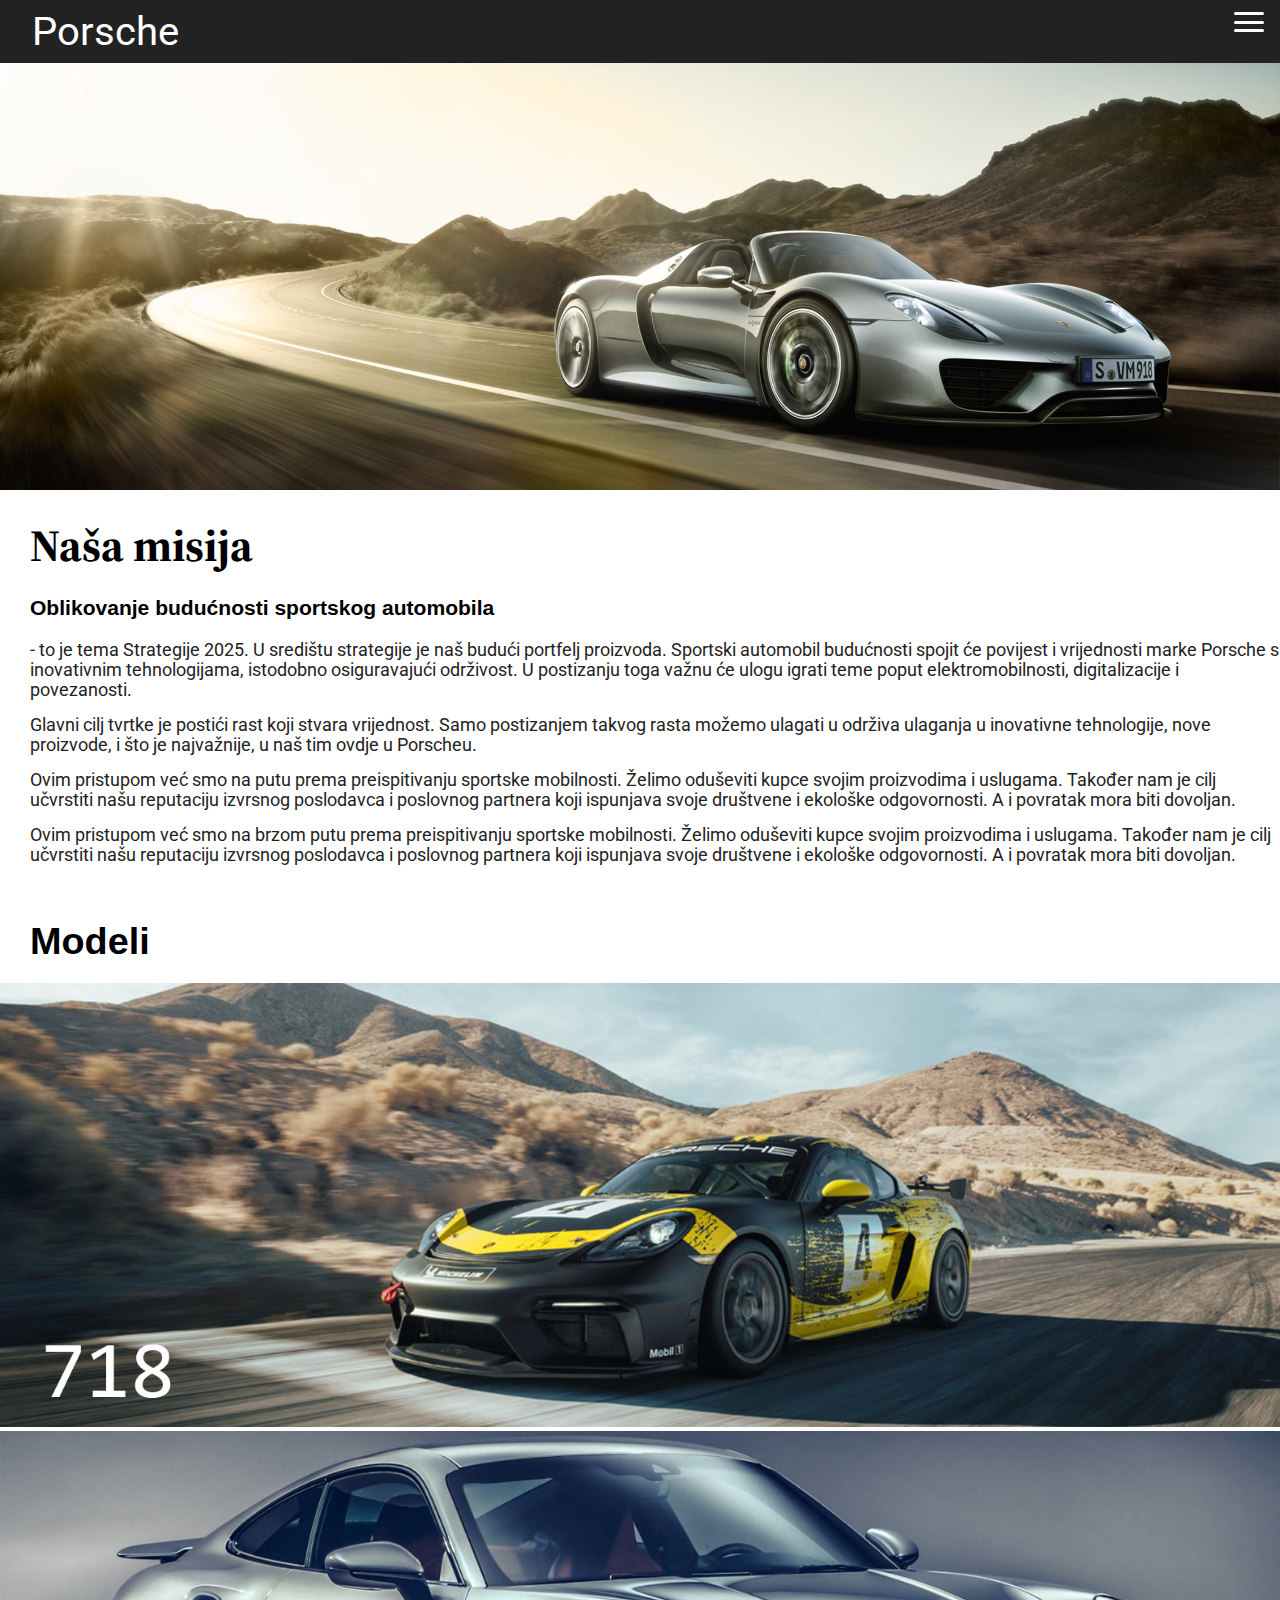
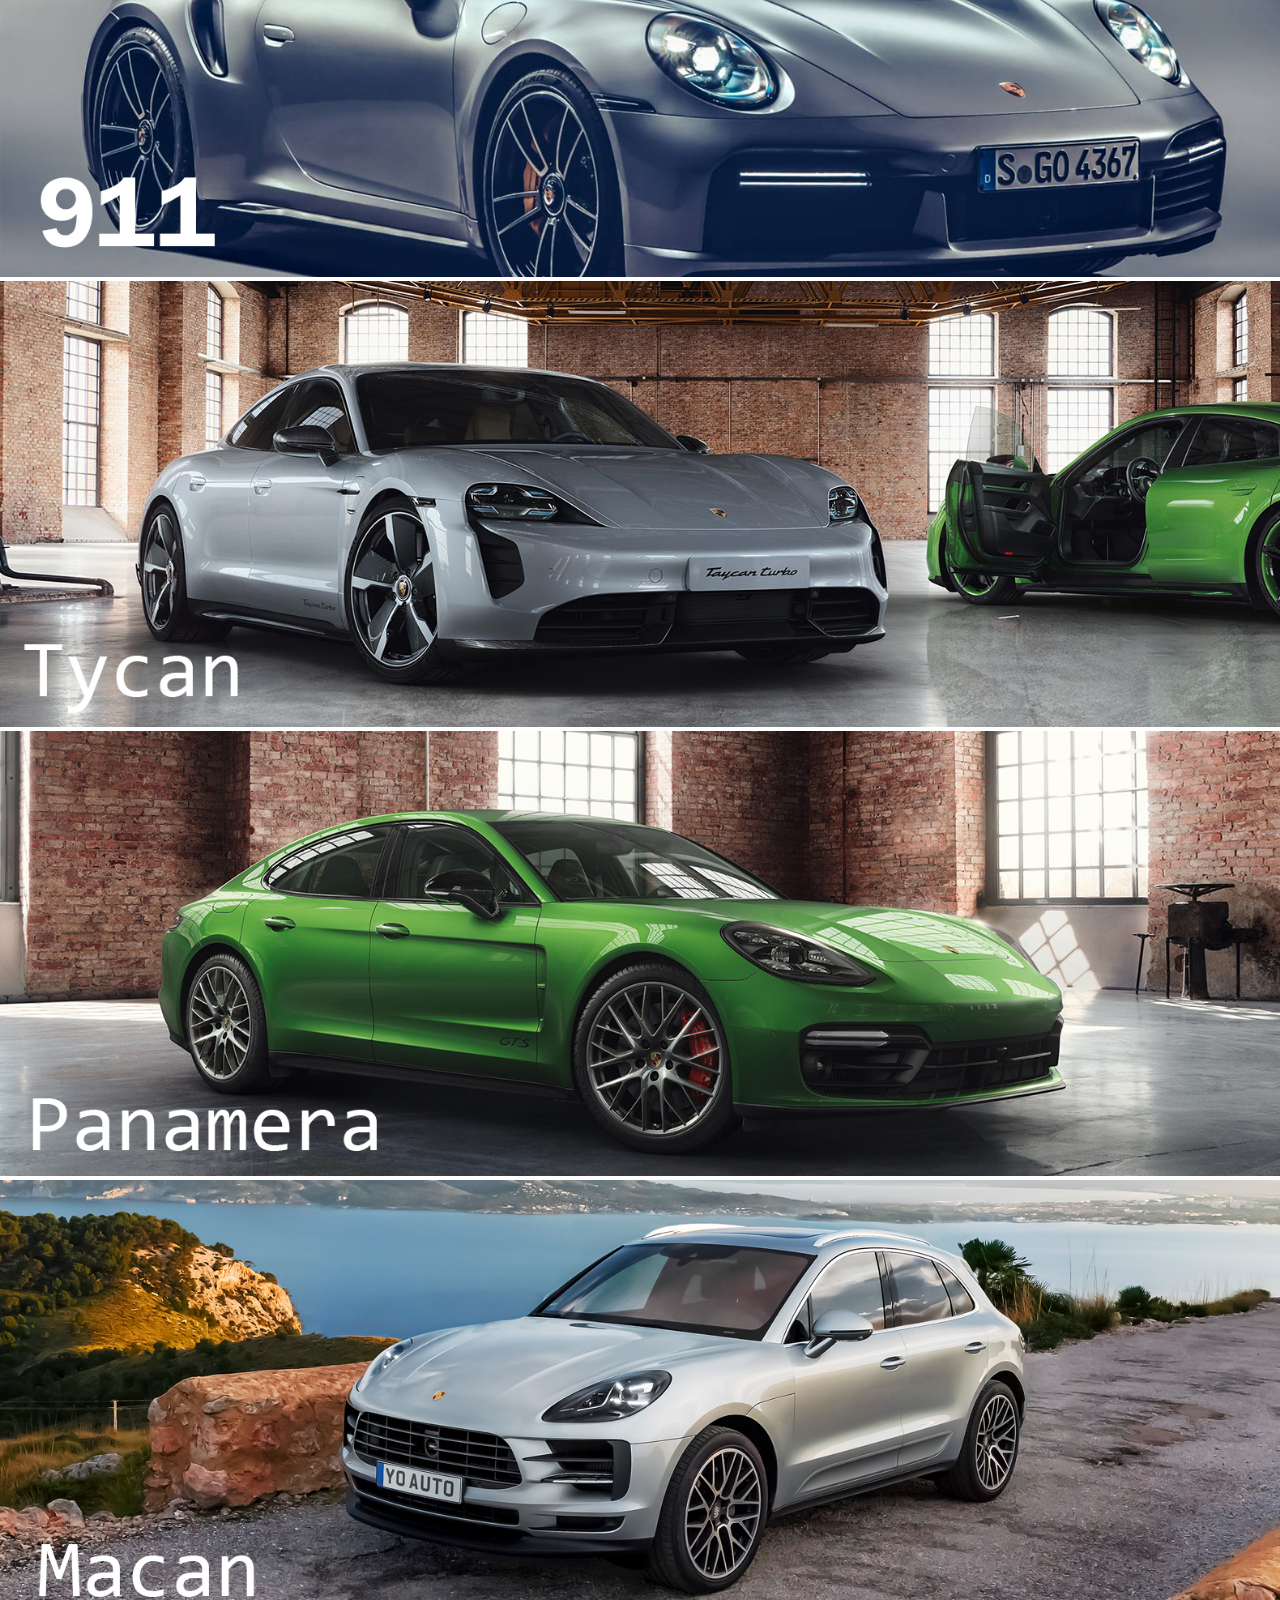
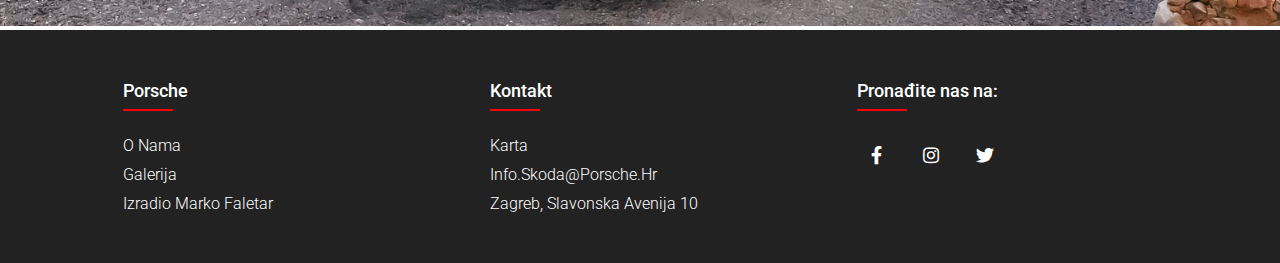
<file: Index.html>
<!DOCTYPE html>
<html lang="hr">
    <head>
        <meta charset="UTF-8">
        <meta name="viewport" content="width=device-width, initial-scale=1">
        <link rel="stylesheet" type="text/css" href="style.css">
        <script src="script.js" defer></script>
        <link rel="stylesheet" type="text/css" href="https://cdnjs.cloudflare.com/ajax/libs/font-awesome/5.15.1/css/all.min.css">
        <link rel="shortcut icon"  href="Logo/favicon.ico" />
        <link href="https://fonts.googleapis.com/css2?family=Roboto:wght@300&display=swap" rel="stylesheet">
        <link href="https://fonts.googleapis.com/css2?family=Roboto:wght@100&family=Source+Serif+4:wght@300&display=swap" rel="stylesheet">
        <title>Porsche Hrvatska</title>
    </head>
    <body>

        <nav class="navigacija">
            <div class="naslov">Porsche</div>
            <a href="#" class="dropMeni">
                <span class="linija"></span>
                <span class="linija"></span>
                <span class="linija"></span>
            </a>
            <div class="linkovi">
                <ul>
                    <li><a href="Index.html">Home</a></li>
                    <li><a href="718.html">718</a></li>
                    <li><a href="911.html">911</a></li>
                    <li><a href="taycan.html">Taycan</a></li>
                    <li><a href="panamera.html">Panamera</a></li>
                    <li><a href="macan.html">Macan</a></li>
                    <li><a href="galerija.html">Galerija</a></li>
                    <li><a href="novosti.html">Novosti</a></li>
                    <li><a href="trgovina.html">Trgovina</a></li>
                    <li><a href="onama.html">O nama</a></li>
                    <li><a href="kontakt.html">Kontakt</a></li>
                </ul>
            </div>
           </nav>

        <div>
            <img src="Slike/porscheGlavnaSlika.jpg">
        </div>

        <div>
            <article>
                <h2>Naša misija</h2>
                <h3><strong>Oblikovanje budućnosti sportskog automobila</strong></h3>

                <p>- to je tema Strategije 2025. U središtu strategije je naš budući portfelj proizvoda. Sportski automobil budućnosti spojit će povijest i 
                    vrijednosti marke Porsche s inovativnim tehnologijama, istodobno osiguravajući održivost. U postizanju toga važnu će ulogu igrati teme 
                    poput elektromobilnosti, digitalizacije i povezanosti.</p>

                <p>Glavni cilj tvrtke je postići rast koji stvara vrijednost. Samo postizanjem takvog rasta možemo ulagati u održiva ulaganja u inovativne 
                tehnologije, nove proizvode, i što je najvažnije, u naš tim ovdje u Porscheu.</p>

                <p>Ovim pristupom već smo na putu prema preispitivanju sportske mobilnosti. Želimo oduševiti kupce svojim proizvodima i uslugama.
                    Također nam je cilj učvrstiti našu reputaciju izvrsnog poslodavca i poslovnog partnera koji ispunjava svoje društvene i ekološke 
                    odgovornosti. A i povratak mora biti dovoljan.</p>

                <p>Ovim pristupom već smo na brzom putu prema preispitivanju sportske mobilnosti. Želimo oduševiti kupce svojim proizvodima i uslugama.
                    Također nam je cilj učvrstiti našu reputaciju izvrsnog poslodavca i poslovnog partnera koji ispunjava svoje društvene i ekološke 
                    odgovornosti. A i povratak mora biti dovoljan.</p>

            </article>
        </div>

        <div class="modeli">
            <h1>Modeli</h1>
        </div>

        <div class="Slikee">
            <a href="718.html"><img src="Slike/banner718.jpg"></a>
            <a href="911.html"><img src="Slike/banner91111.jpg"></a>
            <a href="taycan.html"><img src="Slike/bannertycan.jpg"></a>
            <a href="panamera.html"><img src="Slike/bannerPanamera.jpg"></a>
            <a href="macan.html"><img src="Slike/bannerMacan.jpg"></a>
        </div>

        <footer class="footer">
            <div class="kutija">
                <div class="redak">
                    <div class="stupac">
                        <h4>Porsche</h4>
                        <ul>
                            <li><a href="kontakt.html">O nama</a></li>
                            <li><a href="galerija.html">Galerija</a></li>
                            <li><a href="#">Izradio Marko Faletar</a></li>
                        </ul>
                    </div>
                    <div class="stupac">
                        <h4>Kontakt</h4>
                        <ul>
                            <li><a href="kontakt.html">Karta</a></li>
                            <li><a class="alink" href="mailto:info.skoda@porsche.hr"> info.skoda@porsche.hr</a></li>
                            <li><a href="kontakt.html">Zagreb, Slavonska avenija 10</a></li>
                        </ul>
                    </div>
                    <div class="stupac">
                        <h4>Pronađite nas na:</h4>
                        <div class="pronađiteNasLinkovi">
                            <a href="https://hr-hr.facebook.com/porsche/"><i class="fab fa-facebook-f"></i></a>
                            <a href="https://www.instagram.com/porsche/"><i class="fab fa-instagram"></i></a>
                            <a href="https://twitter.com/porsche"><i class="fab fa-twitter"></i></a>
                        </div>
                    </div>
                </div>
            </div>
       </footer>
    </body>
</html>
</file>
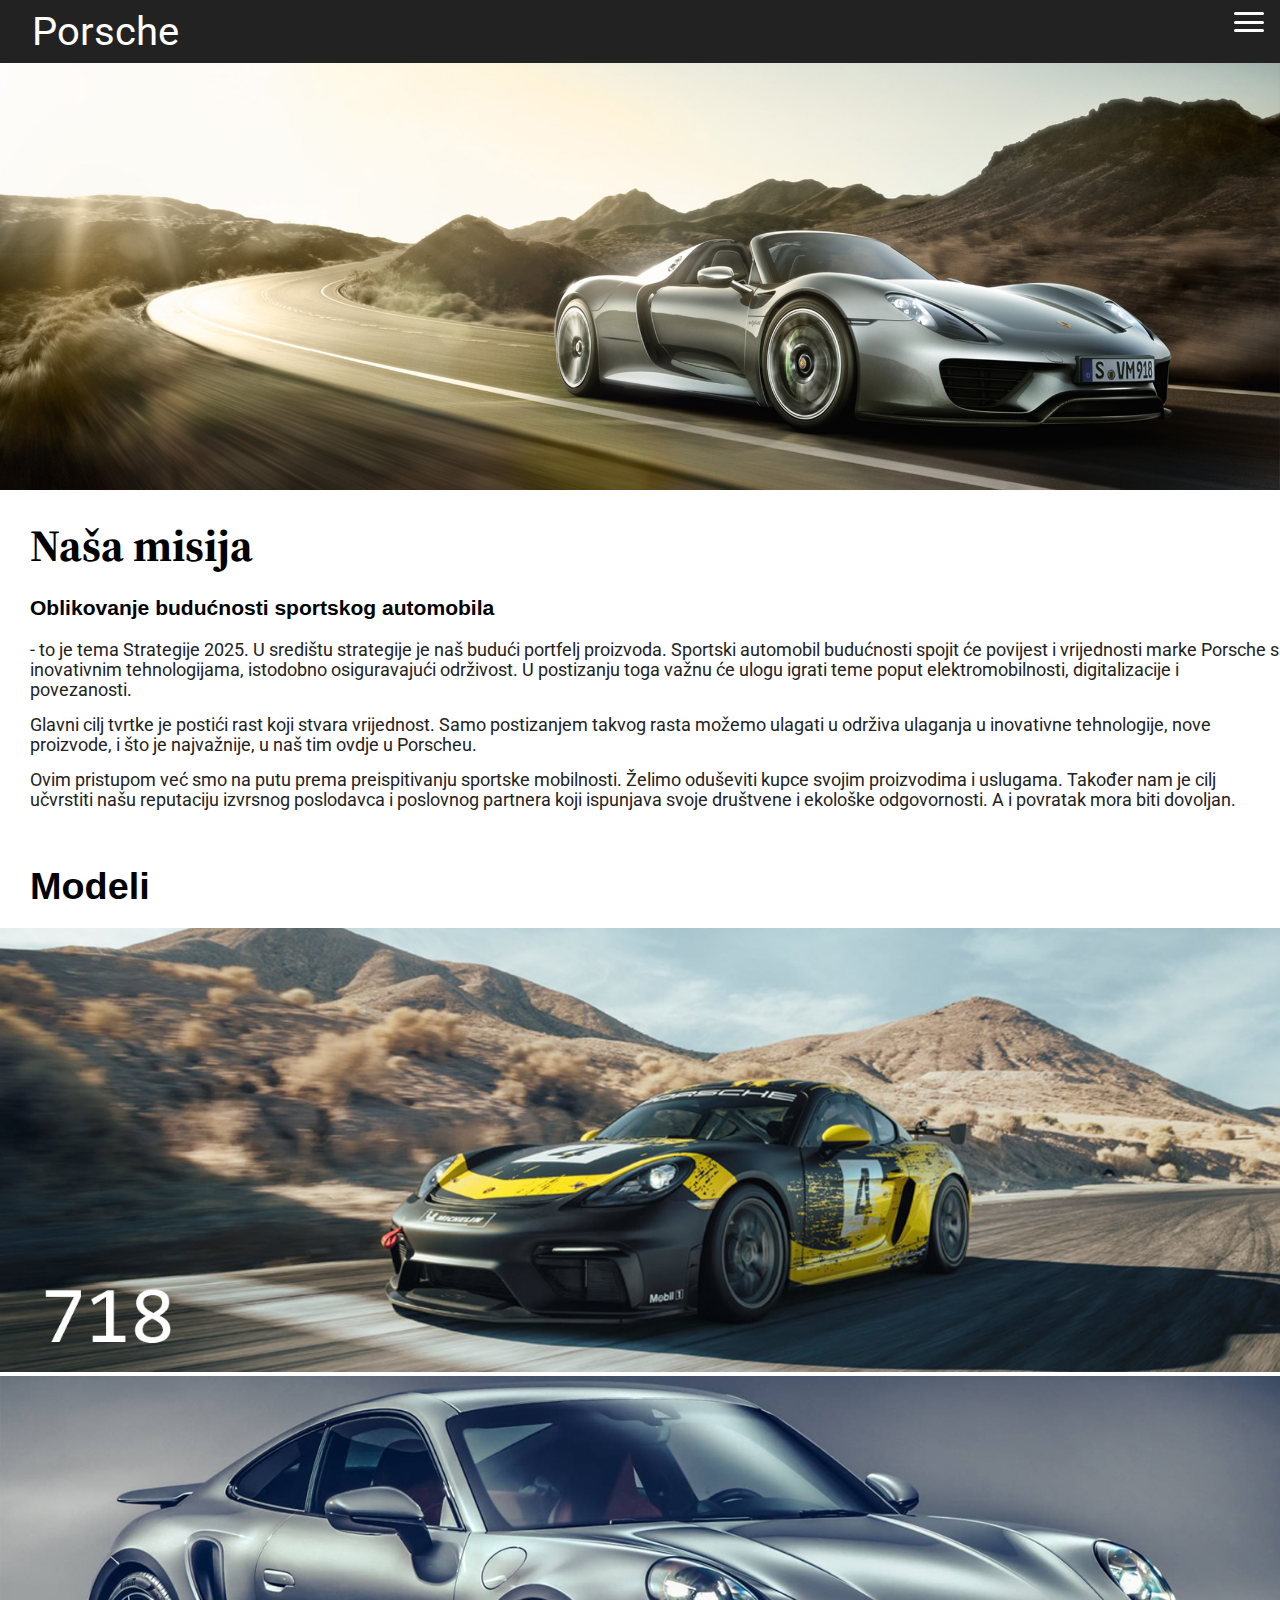
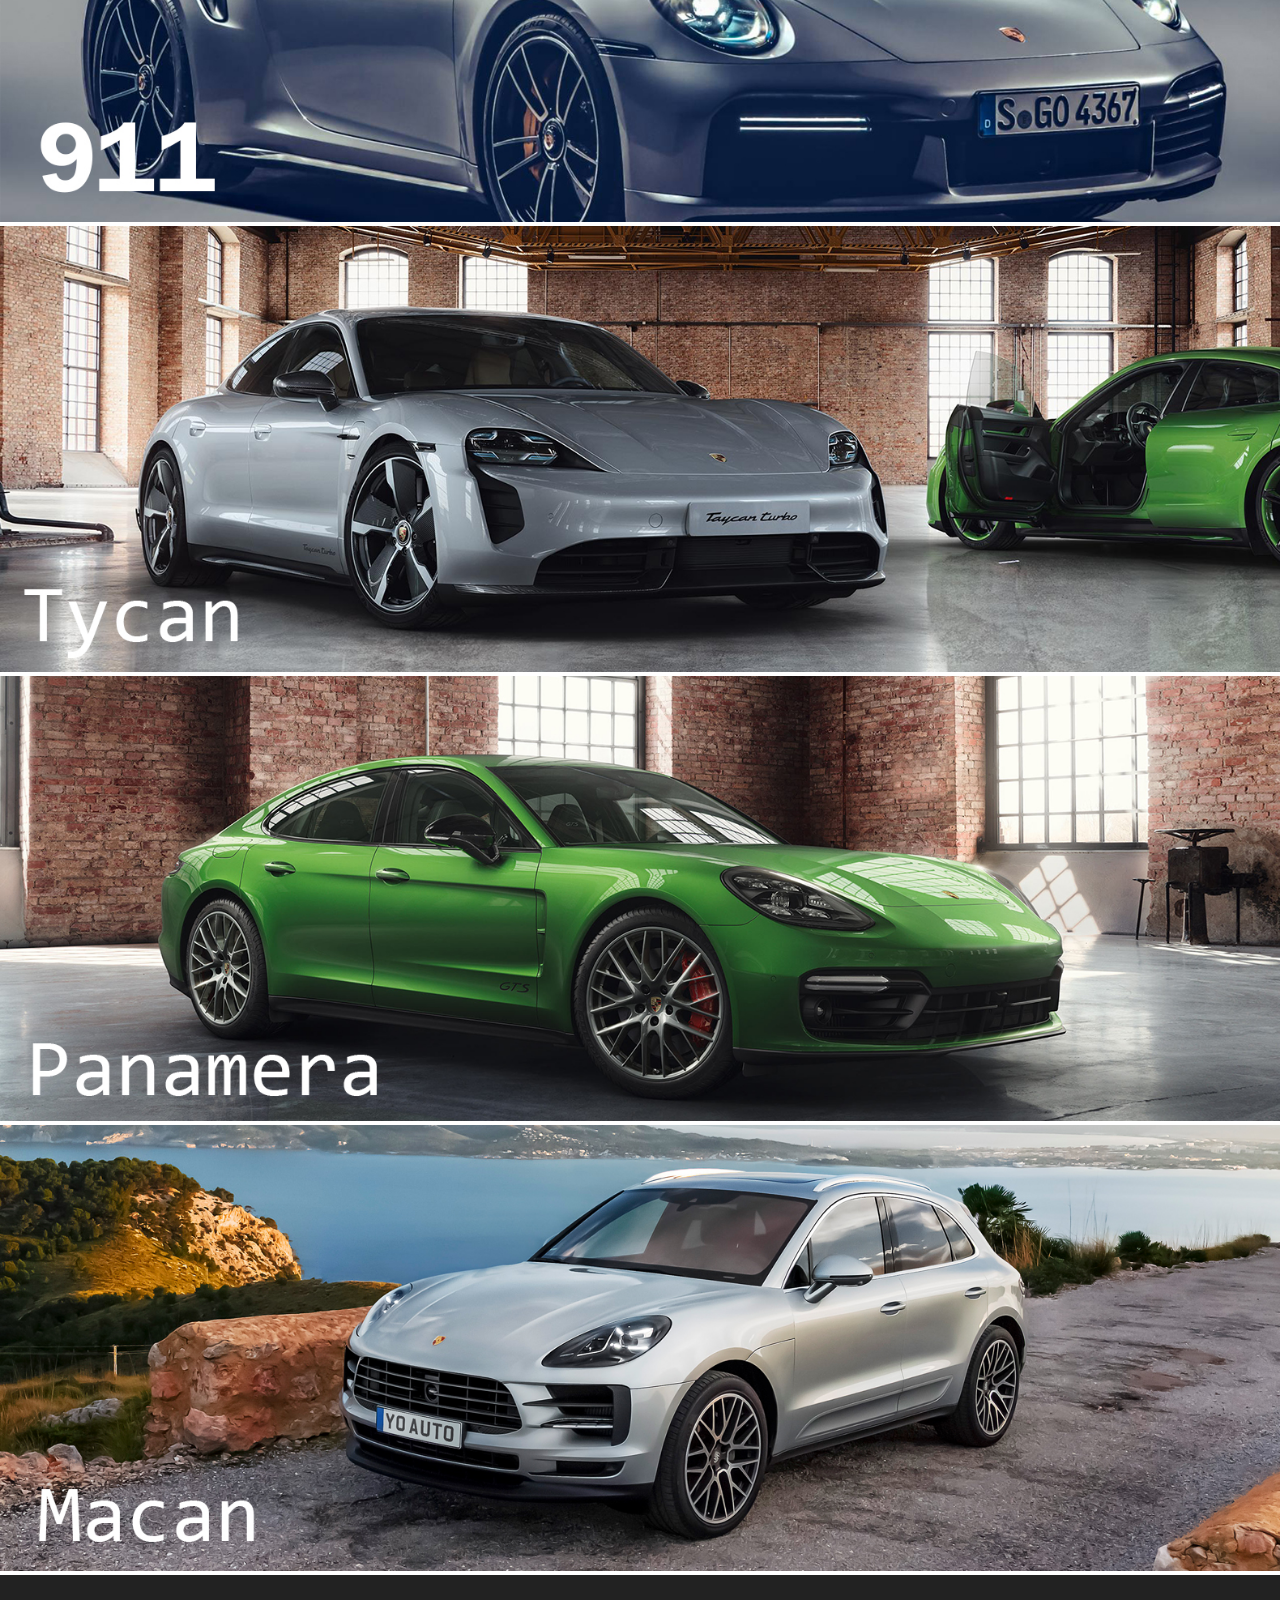
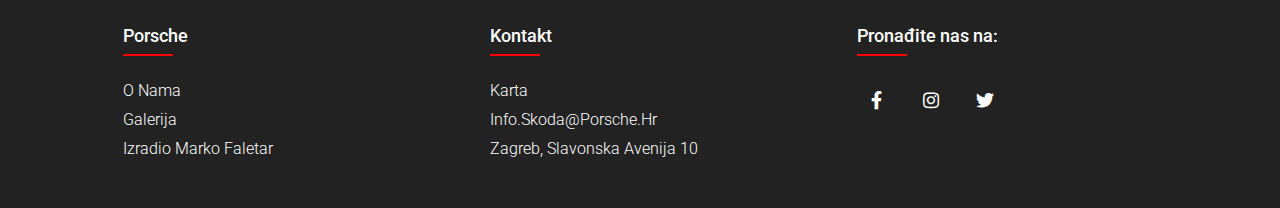
<file: DIO1/Index.html>
<!DOCTYPE html>
<html lang="hr">
    <head>
        <meta charset="UTF-8">
        <meta name="viewport" content="width=device-width, initial-scale=1">
        <link rel="stylesheet" type="text/css" href="style.css">
        <script src="script.js" defer></script>
        <link rel="stylesheet" type="text/css" href="https://cdnjs.cloudflare.com/ajax/libs/font-awesome/5.15.1/css/all.min.css">
        <link rel="shortcut icon"  href="Logo/favicon.ico" />
        <link href="https://fonts.googleapis.com/css2?family=Roboto:wght@300&display=swap" rel="stylesheet">
        <link href="https://fonts.googleapis.com/css2?family=Roboto:wght@100&family=Source+Serif+4:wght@300&display=swap" rel="stylesheet">
        <title>Porsche Hrvatska</title>
    </head>
    <body>

        <nav class="navigacija">
            <div class="naslov">Porsche</div>
            <a href="#" class="dropMeni">
                <span class="linija"></span>
                <span class="linija"></span>
                <span class="linija"></span>
            </a>
            <div class="linkovi">
                <ul>
                    <li><a href="Index.html">Home</a></li>
                    <li><a href="718.html">718</a></li>
                    <li><a href="911.html">911</a></li>
                    <li><a href="taycan.html">Taycan</a></li>
                    <li><a href="panamera.html">Panamera</a></li>
                    <li><a href="macan.html">Macan</a></li>
                    <li><a href="galerija.html">Galerija</a></li>
                    <li><a href="novosti.html">Novosti</a></li>
                    <li><a href="trgovina.html">Trgovina</a></li>
                    <li><a href="onama.html">O nama</a></li>
                    <li><a href="kontakt.html">Kontakt</a></li>
                </ul>
            </div>
           </nav>

        <div>
            <img src="Slike/porscheGlavnaSlika.jpg">
        </div>

        <div>
            <article>
                <h2>Naša misija</h2>
                <h3><strong>Oblikovanje budućnosti sportskog automobila</strong></h3>

                <p>- to je tema Strategije 2025. U središtu strategije je naš budući portfelj proizvoda. Sportski automobil budućnosti spojit će povijest i 
                    vrijednosti marke Porsche s inovativnim tehnologijama, istodobno osiguravajući održivost. U postizanju toga važnu će ulogu igrati teme 
                    poput elektromobilnosti, digitalizacije i povezanosti.</p>

                <p>Glavni cilj tvrtke je postići rast koji stvara vrijednost. Samo postizanjem takvog rasta možemo ulagati u održiva ulaganja u inovativne 
                tehnologije, nove proizvode, i što je najvažnije, u naš tim ovdje u Porscheu.</p>

                <p>Ovim pristupom već smo na putu prema preispitivanju sportske mobilnosti. Želimo oduševiti kupce svojim proizvodima i uslugama.
                    Također nam je cilj učvrstiti našu reputaciju izvrsnog poslodavca i poslovnog partnera koji ispunjava svoje društvene i ekološke 
                    odgovornosti. A i povratak mora biti dovoljan.</p>

            </article>
        </div>

        <div class="modeli">
            <h1>Modeli</h1>
        </div>

        <div class="Slikee">
            <a href="718.html"><img src="Slike/banner718.jpg"></a>
            <a href="911.html"><img src="Slike/banner91111.jpg"></a>
            <a href="taycan.html"><img src="Slike/bannertycan.jpg"></a>
            <a href="panamera.html"><img src="Slike/bannerPanamera.jpg"></a>
            <a href="macan.html"><img src="Slike/bannerMacan.jpg"></a>
        </div>

        <footer class="footer">
            <div class="kutija">
                <div class="redak">
                    <div class="stupac">
                        <h4>Porsche</h4>
                        <ul>
                            <li><a href="kontakt.html">O nama</a></li>
                            <li><a href="galerija.html">Galerija</a></li>
                            <li><a href="#">Izradio Marko Faletar</a></li>
                        </ul>
                    </div>
                    <div class="stupac">
                        <h4>Kontakt</h4>
                        <ul>
                            <li><a href="kontakt.html">Karta</a></li>
                            <li><a class="alink" href="mailto:info.skoda@porsche.hr"> info.skoda@porsche.hr</a></li>
                            <li><a href="kontakt.html">Zagreb, Slavonska avenija 10</a></li>
                        </ul>
                    </div>
                    <div class="stupac">
                        <h4>Pronađite nas na:</h4>
                        <div class="pronađiteNasLinkovi">
                            <a href="https://hr-hr.facebook.com/porsche/"><i class="fab fa-facebook-f"></i></a>
                            <a href="https://www.instagram.com/porsche/"><i class="fab fa-instagram"></i></a>
                            <a href="https://twitter.com/porsche"><i class="fab fa-twitter"></i></a>
                        </div>
                    </div>
                </div>
            </div>
       </footer>
    </body>
</html>
</file>
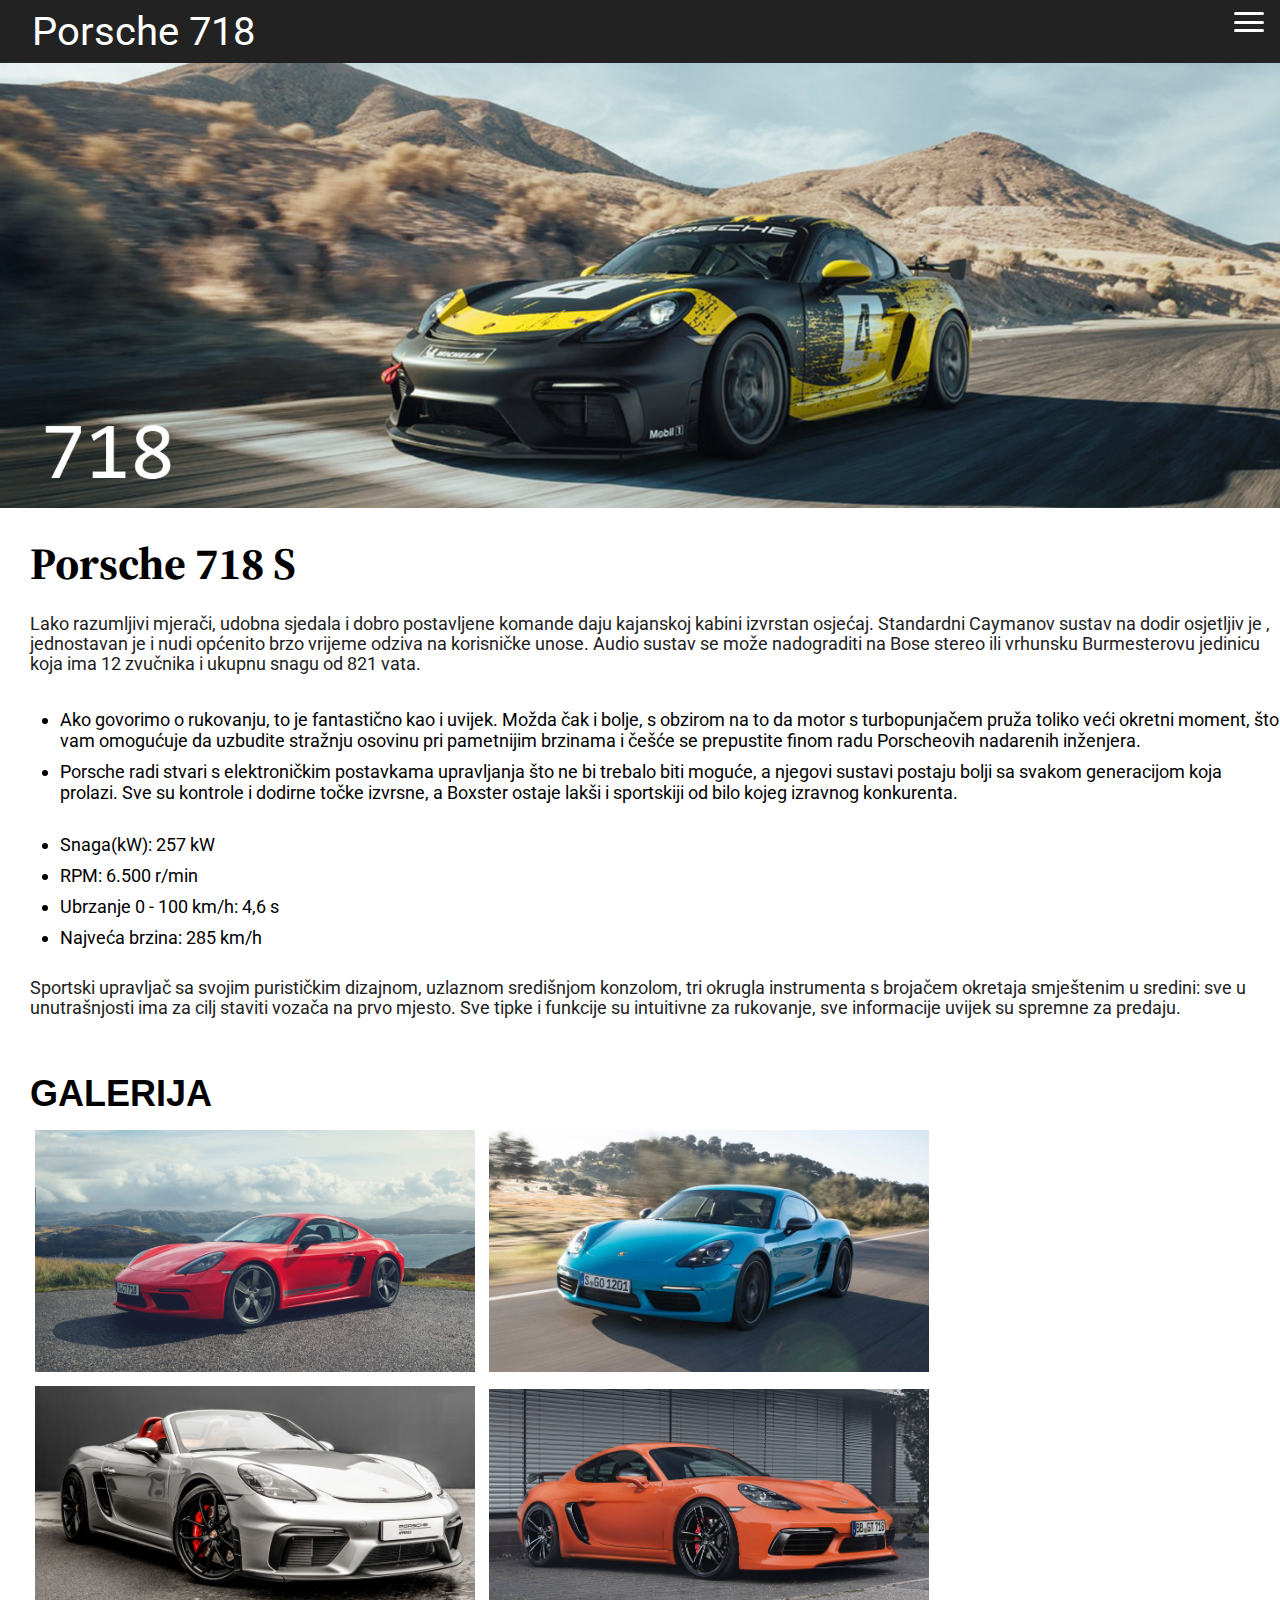
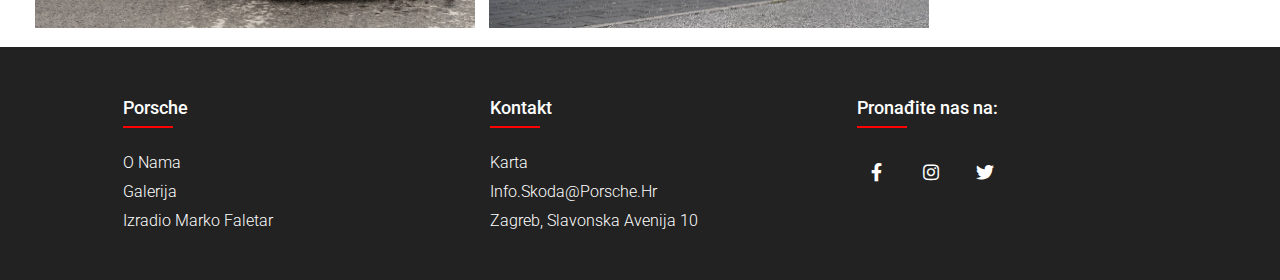
<file: 718.html>
<!DOCTYPE html>
<html lang="hr">
    <head>
        <meta charset="UTF-8">
        <link rel="stylesheet" type="text/css" href="style.css">
        <script src="script.js" defer></script>
        <link rel="stylesheet" type="text/css" href="https://cdnjs.cloudflare.com/ajax/libs/font-awesome/5.15.1/css/all.min.css">
        <link rel="shortcut icon"  href="Logo/favicon.ico" />
        <link href="https://fonts.googleapis.com/css2?family=Roboto:wght@300&display=swap" rel="stylesheet">
        <link href="https://fonts.googleapis.com/css2?family=Roboto:wght@100&family=Source+Serif+4:wght@300&display=swap" rel="stylesheet">
        <title>Porsche 718</title>
    </head>
    <body>

        <nav class="navigacija">
            <div class="naslov">Porsche 718</div>
            <a href="#" class="dropMeni">
                <span class="linija"></span>
                <span class="linija"></span>
                <span class="linija"></span>
            </a>
            <div class="linkovi">
                <ul>
                    <li><a href="Index.html">Home</a></li>
                    <li><a href="718.html">718</a></li>
                    <li><a href="911.html">911</a></li>
                    <li><a href="taycan.html">Taycan</a></li>
                    <li><a href="panamera.html">Panamera</a></li>
                    <li><a href="macan.html">Macan</a></li>
                    <li><a href="galerija.html">Galerija</a></li>
                    <li><a href="novosti.html">Novosti</a></li>
                    <li><a href="trgovina.html">Trgovina</a></li>
                    <li><a href="onama.html">O nama</a></li>
                    <li><a href="kontakt.html">Kontakt</a></li>
                </ul>
            </div>
           </nav>

        <img src="Slike/banner718.jpg">

        <article>
            <h2>Porsche 718 S</h2>

            <p>Lako razumljivi mjerači, udobna sjedala i dobro postavljene komande daju kajanskoj kabini izvrstan osjećaj.
                Standardni Caymanov sustav na dodir osjetljiv je , jednostavan je i nudi općenito brzo vrijeme odziva na korisničke unose.
                Audio sustav se može nadograditi na Bose stereo ili vrhunsku Burmesterovu jedinicu koja ima 12 zvučnika i ukupnu snagu od 821 vata.</p>
            <ul>
                <li>
                    Ako govorimo o rukovanju, to je fantastično kao i uvijek. Možda čak i bolje, s obzirom na to da motor s turbopunjačem pruža toliko 
                    veći okretni moment, što vam omogućuje da uzbudite stražnju osovinu pri pametnijim brzinama i češće se prepustite finom radu Porscheovih 
                    nadarenih inženjera.
                </li>
                <li>
                    Porsche radi stvari s elektroničkim postavkama upravljanja što ne bi trebalo biti moguće, a njegovi sustavi postaju bolji sa svakom
                    generacijom koja prolazi. Sve su kontrole i dodirne točke izvrsne, a Boxster ostaje lakši i sportskiji od bilo kojeg izravnog konkurenta.
                </li>
            </br>
                <li>Snaga(kW):	257 kW</li>
                <li>RPM: 6.500 r/min</li>
                <li>Ubrzanje 0 - 100 km/h:	4,6 s</li>
                <li>Najveća brzina:	285 km/h</li>
            </ul>

            <p>Sportski upravljač sa svojim purističkim dizajnom, uzlaznom središnjom konzolom, tri okrugla instrumenta s brojačem okretaja smještenim u 
                sredini: sve u unutrašnjosti ima za cilj staviti vozača na prvo mjesto. Sve tipke i funkcije su intuitivne za rukovanje, 
                sve informacije uvijek su spremne za predaju.</p>
            
        </article>

        <h1>GALERIJA</h1>
        <div class="galerija">
            <a href="Slike/718/7181.jpg"><img src="Slike/718/7181.jpg"></a>
            <a href="Slike/718/7182.jpg"><img src="Slike/718/7182.jpg"></a>
            <a href="Slike/718/7183.jpg"><img src="Slike/718/7183.jpg"></a>
            <a href="Slike/718/7184.jpg"><img src="Slike/718/7184.jpg"></a>
        </div>

        <footer class="footer">
            <div class="kutija">
                <div class="redak">
                    <div class="stupac">
                        <h4>Porsche</h4>
                        <ul>
                            <li><a href="kontakt.html">O nama</a></li>
                            <li><a href="galerija.html">Galerija</a></li>
                            <li><a href="#">Izradio Marko Faletar</a></li>
                        </ul>
                    </div>
                    <div class="stupac">
                        <h4>Kontakt</h4>
                        <ul>
                            <li><a href="kontakt.html">Karta</a></li>
                            <li><a class="alink" href="mailto:info.skoda@porsche.hr"> info.skoda@porsche.hr</a></li>
                            <li><a href="kontakt.html">Zagreb, Slavonska avenija 10</a></li>
                        </ul>
                    </div>
                    <div class="stupac">
                        <h4>Pronađite nas na:</h4>
                        <div class="pronađiteNasLinkovi">
                            <a href="https://hr-hr.facebook.com/porsche/"><i class="fab fa-facebook-f"></i></a>
                            <a href="https://www.instagram.com/porsche/"><i class="fab fa-instagram"></i></a>
                            <a href="https://twitter.com/porsche"><i class="fab fa-twitter"></i></a>
                        </div>
                    </div>
                </div>
            </div>
       </footer>
        
    </body>
</html>
</file>
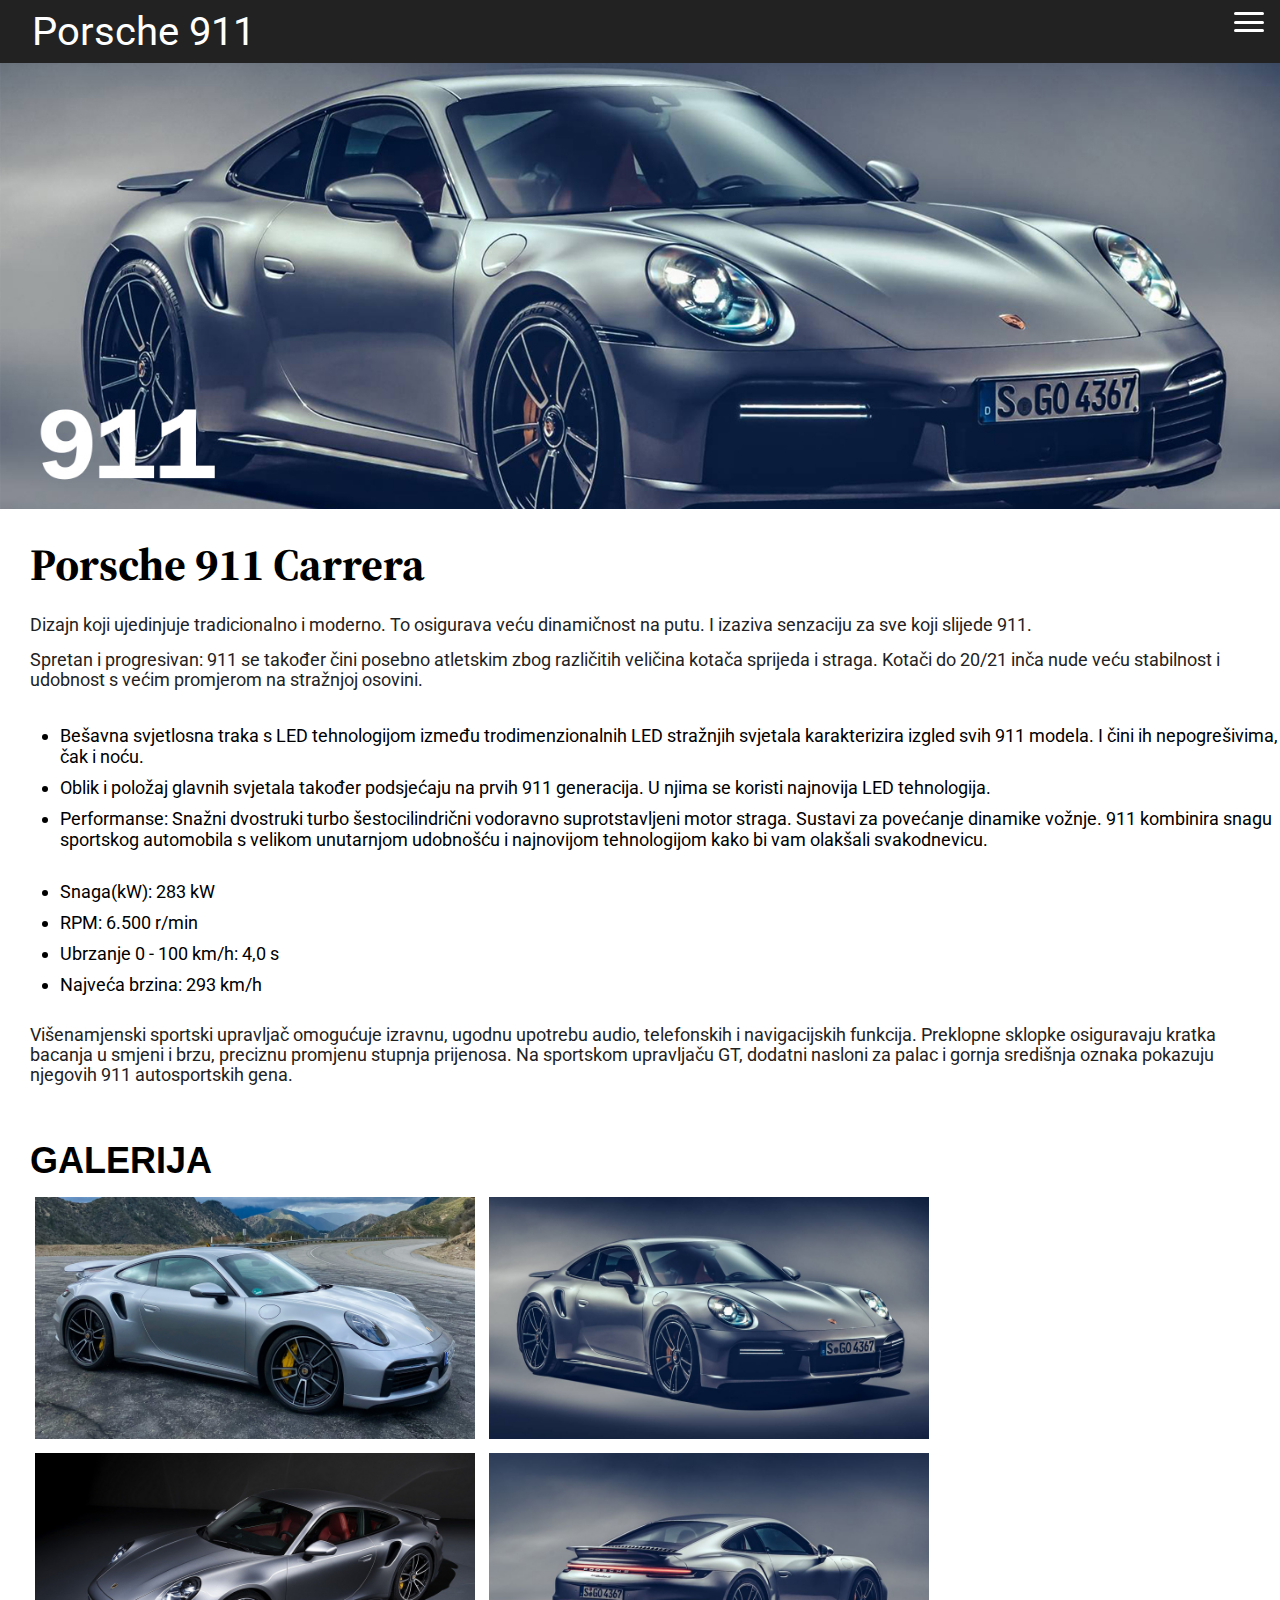
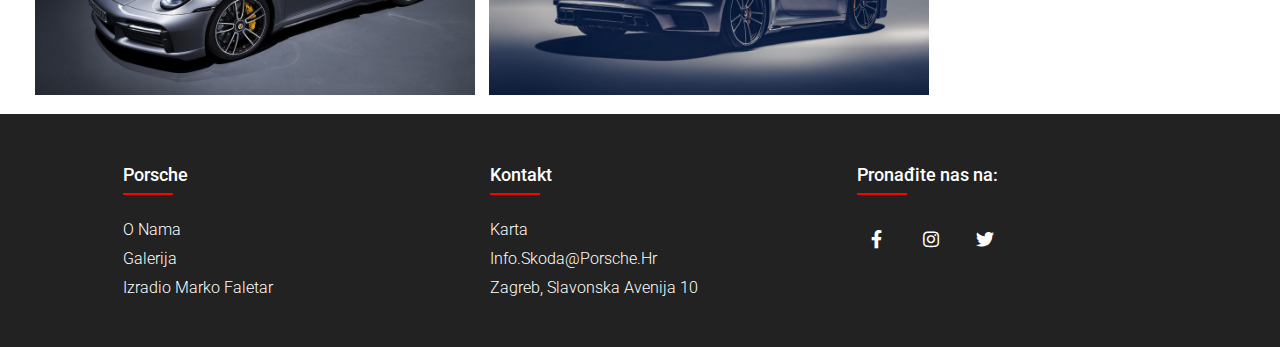
<file: 911.html>
<!DOCTYPE html>
<html lang="hr">
    <head>
        <meta charset="UTF-8">
        <link rel="stylesheet" type="text/css" href="style.css">
        <script src="script.js" defer></script>
        <link rel="stylesheet" type="text/css" href="https://cdnjs.cloudflare.com/ajax/libs/font-awesome/5.15.1/css/all.min.css">
        <link rel="shortcut icon"  href="Logo/favicon.ico" />
        <link href="https://fonts.googleapis.com/css2?family=Roboto:wght@300&display=swap" rel="stylesheet">
        <link href="https://fonts.googleapis.com/css2?family=Roboto:wght@100&family=Source+Serif+4:wght@300&display=swap" rel="stylesheet">
        <title>Porsche 911</title>
    </head>
    <body>

        <nav class="navigacija">
            <div class="naslov">Porsche 911</div>
            <a href="#" class="dropMeni">
                <span class="linija"></span>
                <span class="linija"></span>
                <span class="linija"></span>
            </a>
            <div class="linkovi">
                <ul>
                    <li><a href="Index.html">Home</a></li>
                    <li><a href="718.html">718</a></li>
                    <li><a href="911.html">911</a></li>
                    <li><a href="taycan.html">Taycan</a></li>
                    <li><a href="panamera.html">Panamera</a></li>
                    <li><a href="macan.html">Macan</a></li>
                    <li><a href="galerija.html">Galerija</a></li>
                    <li><a href="novosti.html">Novosti</a></li>
                    <li><a href="trgovina.html">Trgovina</a></li>
                    <li><a href="onama.html">O nama</a></li>
                    <li><a href="kontakt.html">Kontakt</a></li>
                </ul>
            </div>
           </nav>
        <img src="Slike/banner91111.jpg">

        <article>
            <h2>Porsche 911 Carrera</h2>

            <p>Dizajn koji ujedinjuje tradicionalno i moderno. To osigurava veću dinamičnost na putu. I izaziva senzaciju za sve koji slijede 911.</p>
            <p>Spretan i progresivan: 911 se također čini posebno atletskim zbog različitih veličina kotača sprijeda i straga. Kotači do 20/21 inča 
                nude veću stabilnost i udobnost s većim promjerom na stražnjoj osovini.</p>
            <ul>
                <li>
                    Bešavna svjetlosna traka s LED tehnologijom između trodimenzionalnih LED stražnjih svjetala karakterizira izgled svih 911 modela. 
                    I čini ih nepogrešivima, čak i noću.
                </li>
                <li>
                    Oblik i položaj glavnih svjetala također podsjećaju na prvih 911 generacija. U njima se koristi najnovija LED tehnologija.
                </li>
                <li>Performanse:
                    Snažni dvostruki turbo šestocilindrični vodoravno suprotstavljeni motor straga.
                    Sustavi za povećanje dinamike vožnje.
                    911 kombinira snagu sportskog automobila s velikom unutarnjom udobnošću i najnovijom tehnologijom kako bi vam olakšali svakodnevicu.
                </li>
            </br>
                <li>Snaga(kW):	283 kW</li>
                <li>RPM: 6.500 r/min</li>
                <li>Ubrzanje 0 - 100 km/h:	4,0 s</li>
                <li>Najveća brzina:	293 km/h</li>
            </ul>

            <p>Višenamjenski sportski upravljač omogućuje izravnu, ugodnu upotrebu audio, telefonskih i navigacijskih funkcija. 
                Preklopne sklopke osiguravaju kratka bacanja u smjeni i brzu, preciznu promjenu stupnja prijenosa. Na sportskom upravljaču GT, 
                dodatni nasloni za palac i gornja središnja oznaka pokazuju njegovih 911 autosportskih gena.</p>
            
        </article>

        <h1>GALERIJA</h1>
        <div class="galerija">
            <a href="Slike/911/9111.jpg"><img src="Slike/911/9111.jpg"></a>
            <a href="Slike/911/9112.jpg"><img src="Slike/911/9112.jpg"></a>
            <a href="Slike/911/9113.jpg"><img src="Slike/911/9113.jpg"></a>
            <a href="Slike/911/9114.jpg"><img src="Slike/911/9114.jpg"></a>
        </div>

        <footer class="footer">
            <div class="kutija">
                <div class="redak">
                    <div class="stupac">
                        <h4>Porsche</h4>
                        <ul>
                            <li><a href="kontakt.html">O nama</a></li>
                            <li><a href="#">Galerija</a></li>
                            <li><a href="#">Izradio Marko Faletar</a></li>
                        </ul>
                    </div>
                    <div class="stupac">
                        <h4>Kontakt</h4>
                        <ul>
                            <li><a href="kontakt.html">Karta</a></li>
                            <li><a class="alink" href="mailto:info.skoda@porsche.hr"> info.skoda@porsche.hr</a></li>
                            <li><a href="kontakt.html">Zagreb, Slavonska avenija 10</a></li>
                        </ul>
                    </div>
                    <div class="stupac">
                        <h4>Pronađite nas na:</h4>
                        <div class="pronađiteNasLinkovi">
                            <a href="https://hr-hr.facebook.com/porsche/"><i class="fab fa-facebook-f"></i></a>
                            <a href="https://www.instagram.com/porsche/"><i class="fab fa-instagram"></i></a>
                            <a href="https://twitter.com/porsche"><i class="fab fa-twitter"></i></a>
                        </div>
                    </div>
                </div>
            </div>
       </footer>

    </body>
</html>
</file>
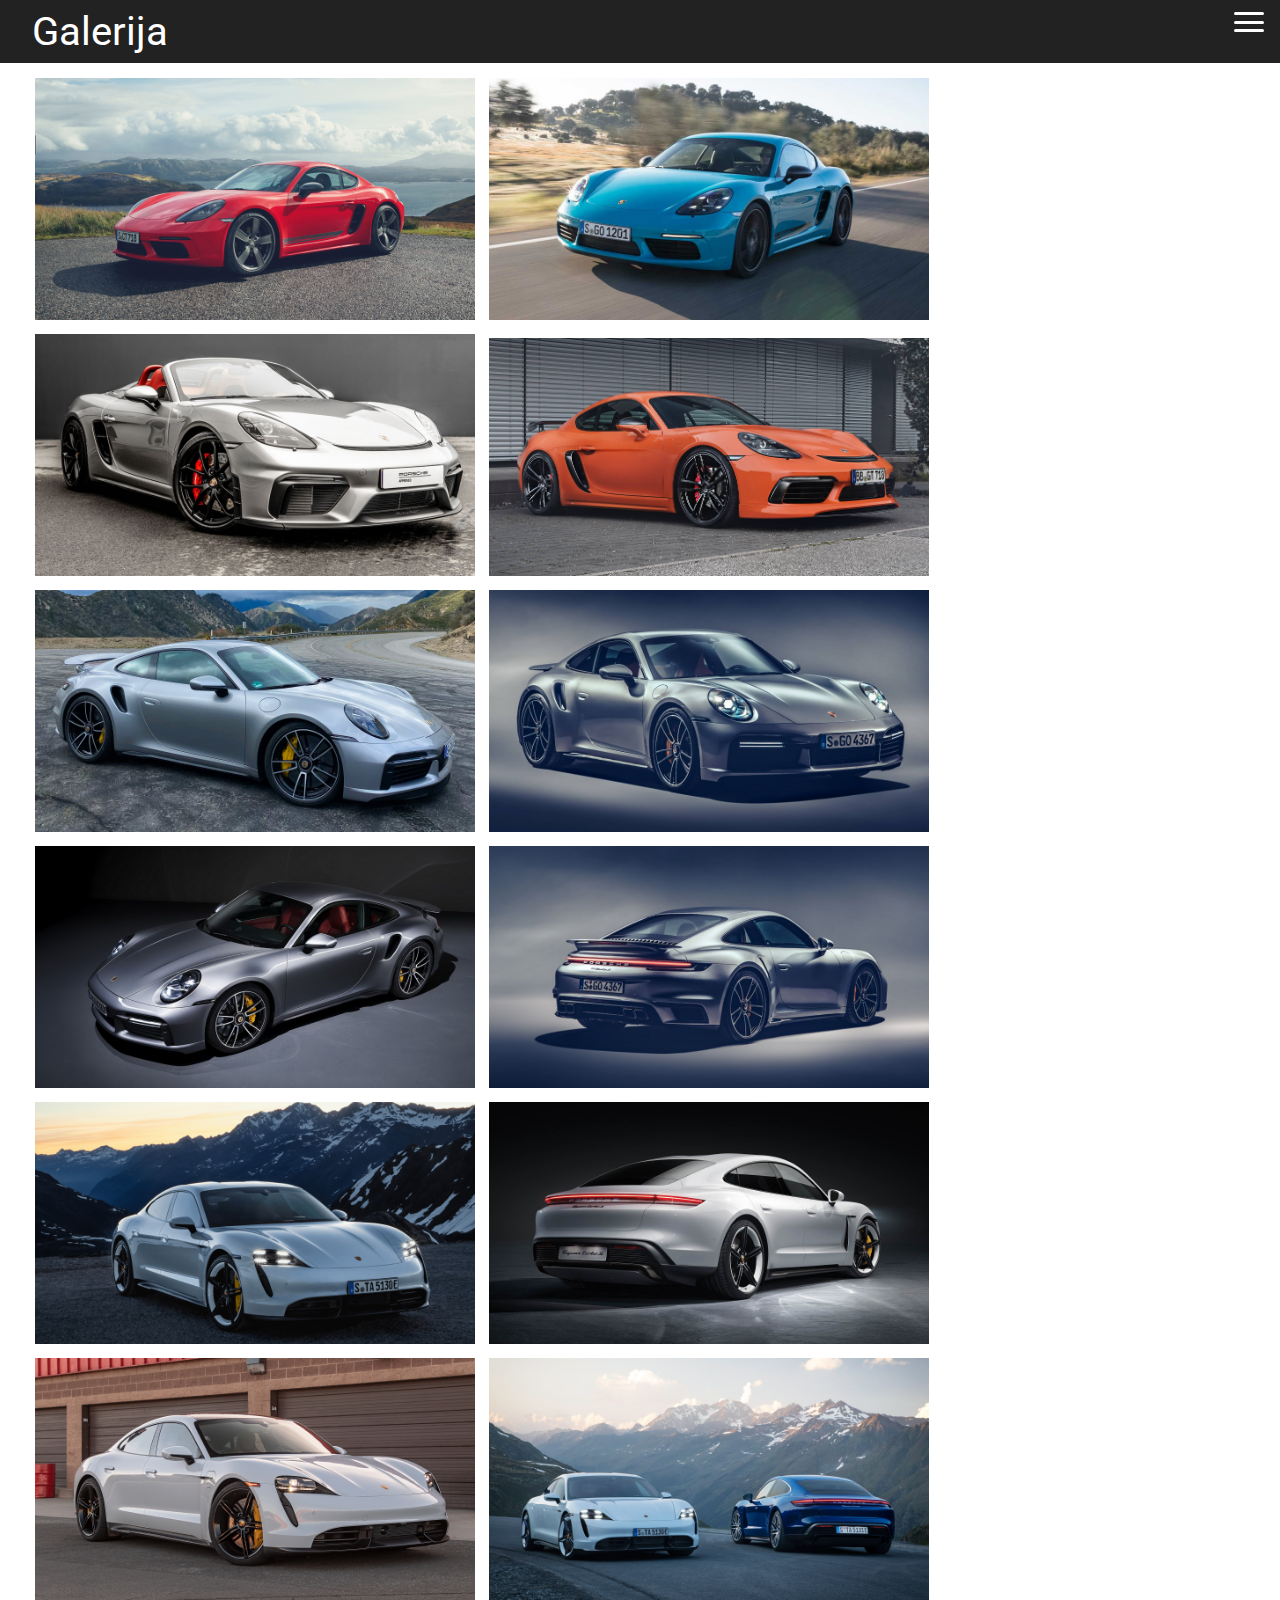
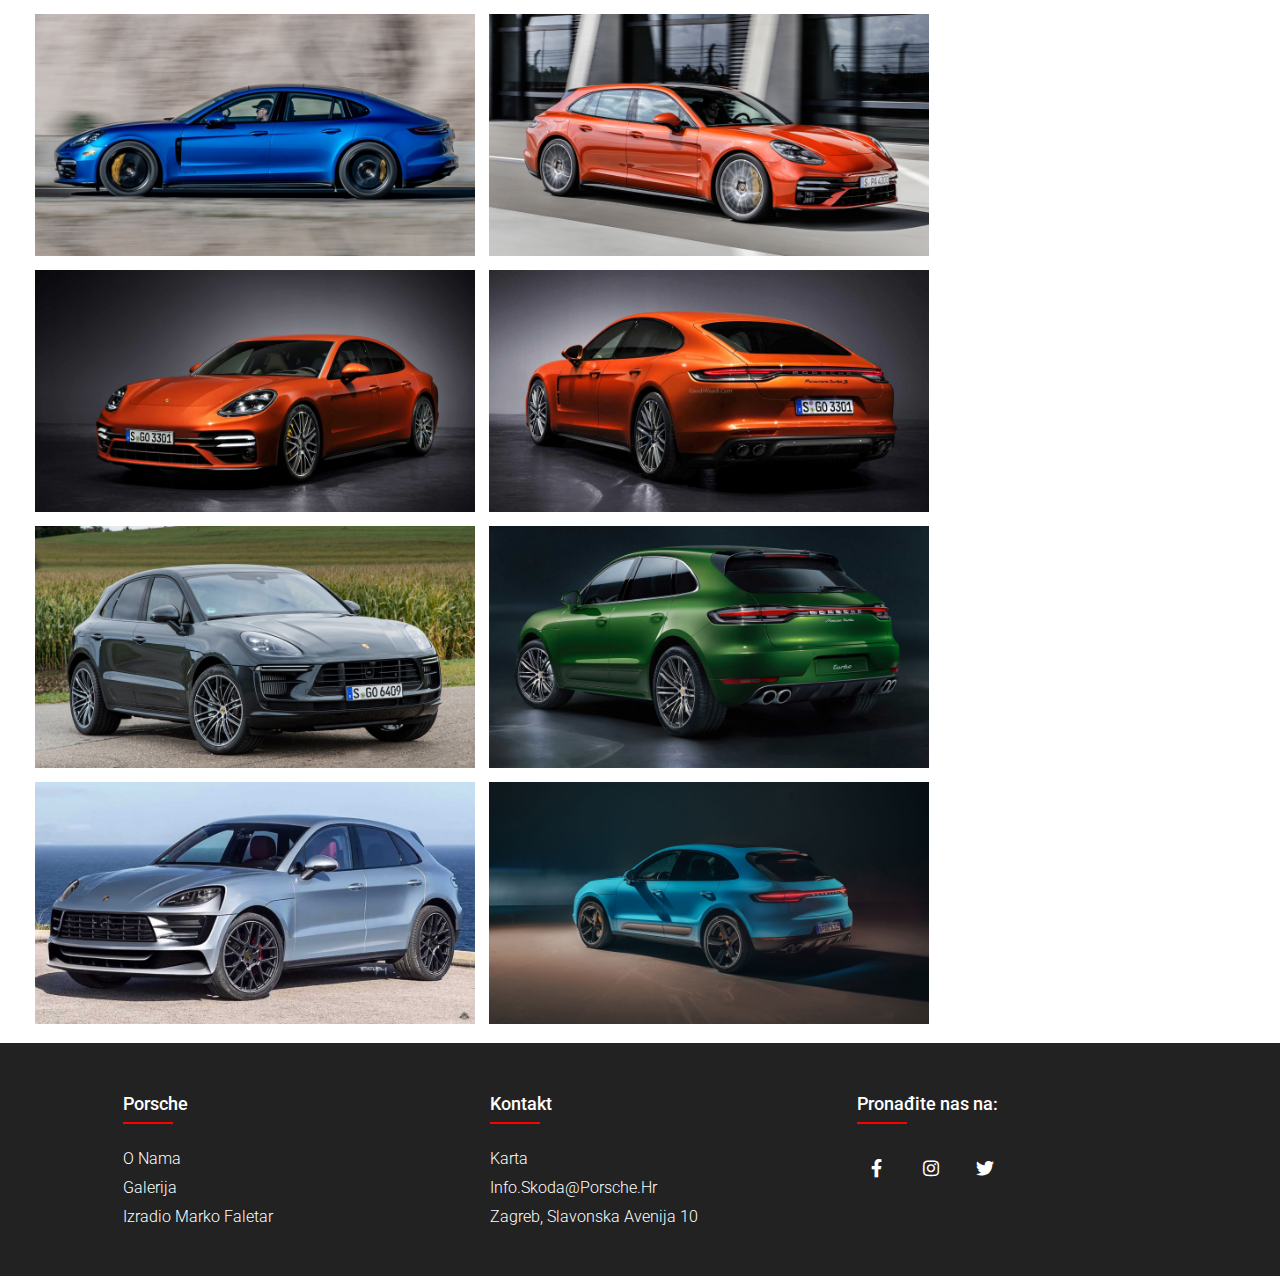
<file: galerija.html>
<!DOCTYPE html>
<html lang="hr">
    <head>
        <meta charset="UTF-8">
        <meta name="viewport" content="width=device-width, initial-scale=1">
        <link rel="stylesheet" type="text/css" href="style.css">
        <script src="script.js" defer></script>
        <link rel="stylesheet" type="text/css" href="https://cdnjs.cloudflare.com/ajax/libs/font-awesome/5.15.1/css/all.min.css">
        <link rel="shortcut icon"  href="Logo/favicon.ico" />
        <link href="https://fonts.googleapis.com/css2?family=Roboto:wght@300&display=swap" rel="stylesheet">
        <link href="https://fonts.googleapis.com/css2?family=Roboto:wght@100&family=Source+Serif+4:wght@300&display=swap" rel="stylesheet">
        <title>Porsche Hrvatska</title>
    </head>
    <body>

        <nav class="navigacija">
            <div class="naslov">Galerija</div>
            <a href="#" class="dropMeni">
                <span class="linija"></span>
                <span class="linija"></span>
                <span class="linija"></span>
            </a>
            <div class="linkovi">
                <ul>
                    <li><a href="Index.html">Home</a></li>
                    <li><a href="718.html">718</a></li>
                    <li><a href="911.html">911</a></li>
                    <li><a href="taycan.html">Taycan</a></li>
                    <li><a href="panamera.html">Panamera</a></li>
                    <li><a href="macan.html">Macan</a></li>
                    <li><a href="galerija.html">Galerija</a></li>
                    <li><a href="novosti.html">Novosti</a></li>
                    <li><a href="trgovina.html">Trgovina</a></li>
                    <li><a href="onama.html">O nama</a></li>
                    <li><a href="kontakt.html">Kontakt</a></li>
                </ul>
            </div>
           </nav>

           
           <div class="galerija">
            <a href="Slike/718/7181.jpg"><img src="Slike/718/7181.jpg"></a>
            <a href="Slike/718/7182.jpg"><img src="Slike/718/7182.jpg"></a>
            <a href="Slike/718/7183.jpg"><img src="Slike/718/7183.jpg"></a>
            <a href="Slike/718/7184.jpg"><img src="Slike/718/7184.jpg"></a>
            <a href="Slike/911/9111.jpg"><img src="Slike/911/9111.jpg"></a>
            <a href="Slike/911/9112.jpg"><img src="Slike/911/9112.jpg"></a>
            <a href="Slike/911/9113.jpg"><img src="Slike/911/9113.jpg"></a>
            <a href="Slike/911/9114.jpg"><img src="Slike/911/9114.jpg"></a>
            <a href="Slike/taycan/taycan1.jpg"><img src="Slike/taycan/taycan1.jpg"></a>
            <a href="Slike/taycan/taycan2.jpg"><img src="Slike/taycan/taycan2.jpg"></a>
            <a href="Slike/taycan/taycan3.jpg"><img src="Slike/taycan/taycan3.jpg"></a>
            <a href="Slike/taycan/taycan4.jpg"><img src="Slike/taycan/taycan4.jpg"></a>
            <a href="Slike/Panamera/panamera1.jpg"><img src="Slike/Panamera/panamera1.jpg"></a>
            <a href="Slike/Panamera/panamera2.jpg"><img src="Slike/Panamera/panamera2.jpg"></a>
            <a href="Slike/Panamera/panamera3.jpg"><img src="Slike/Panamera/panamera3.jpg"></a>
            <a href="Slike/Panamera/panamera4.jpg"><img src="Slike/Panamera/panamera4.jpg"></a>
            <a href="Slike/Macan/macan1.jpg"><img src="Slike/Macan/macan1.jpg"></a>
            <a href="Slike/Macan/macan2.jpg"><img src="Slike/Macan/macan2.jpg"></a>
            <a href="Slike/Macan/macan3.jpg"><img src="Slike/Macan/macan3.jpg"></a>
            <a href="Slike/Macan/macan4.jpg"><img src="Slike/Macan/macan4.jpg"></a>
           </div>

        <footer class="footer">
            <div class="kutija">
                <div class="redak">
                    <div class="stupac">
                        <h4>Porsche</h4>
                        <ul>
                            <li><a href="kontakt.html">O nama</a></li>
                            <li><a href="#">Galerija</a></li>
                            <li><a href="#">Izradio Marko Faletar</a></li>
                        </ul>
                    </div>
                    <div class="stupac">
                        <h4>Kontakt</h4>
                        <ul>
                            <li><a href="kontakt.html">Karta</a></li>
                            <li><a class="alink" href="mailto:info.skoda@porsche.hr"> info.skoda@porsche.hr</a></li>
                            <li><a href="kontakt.html">Zagreb, Slavonska avenija 10</a></li>
                        </ul>
                    </div>
                    <div class="stupac">
                        <h4>Pronađite nas na:</h4>
                        <div class="pronađiteNasLinkovi">
                            <a href="https://hr-hr.facebook.com/porsche/"><i class="fab fa-facebook-f"></i></a>
                            <a href="https://www.instagram.com/porsche/"><i class="fab fa-instagram"></i></a>
                            <a href="https://twitter.com/porsche"><i class="fab fa-twitter"></i></a>
                        </div>
                    </div>
                </div>
            </div>
       </footer>

    </body>
</html>
</file>
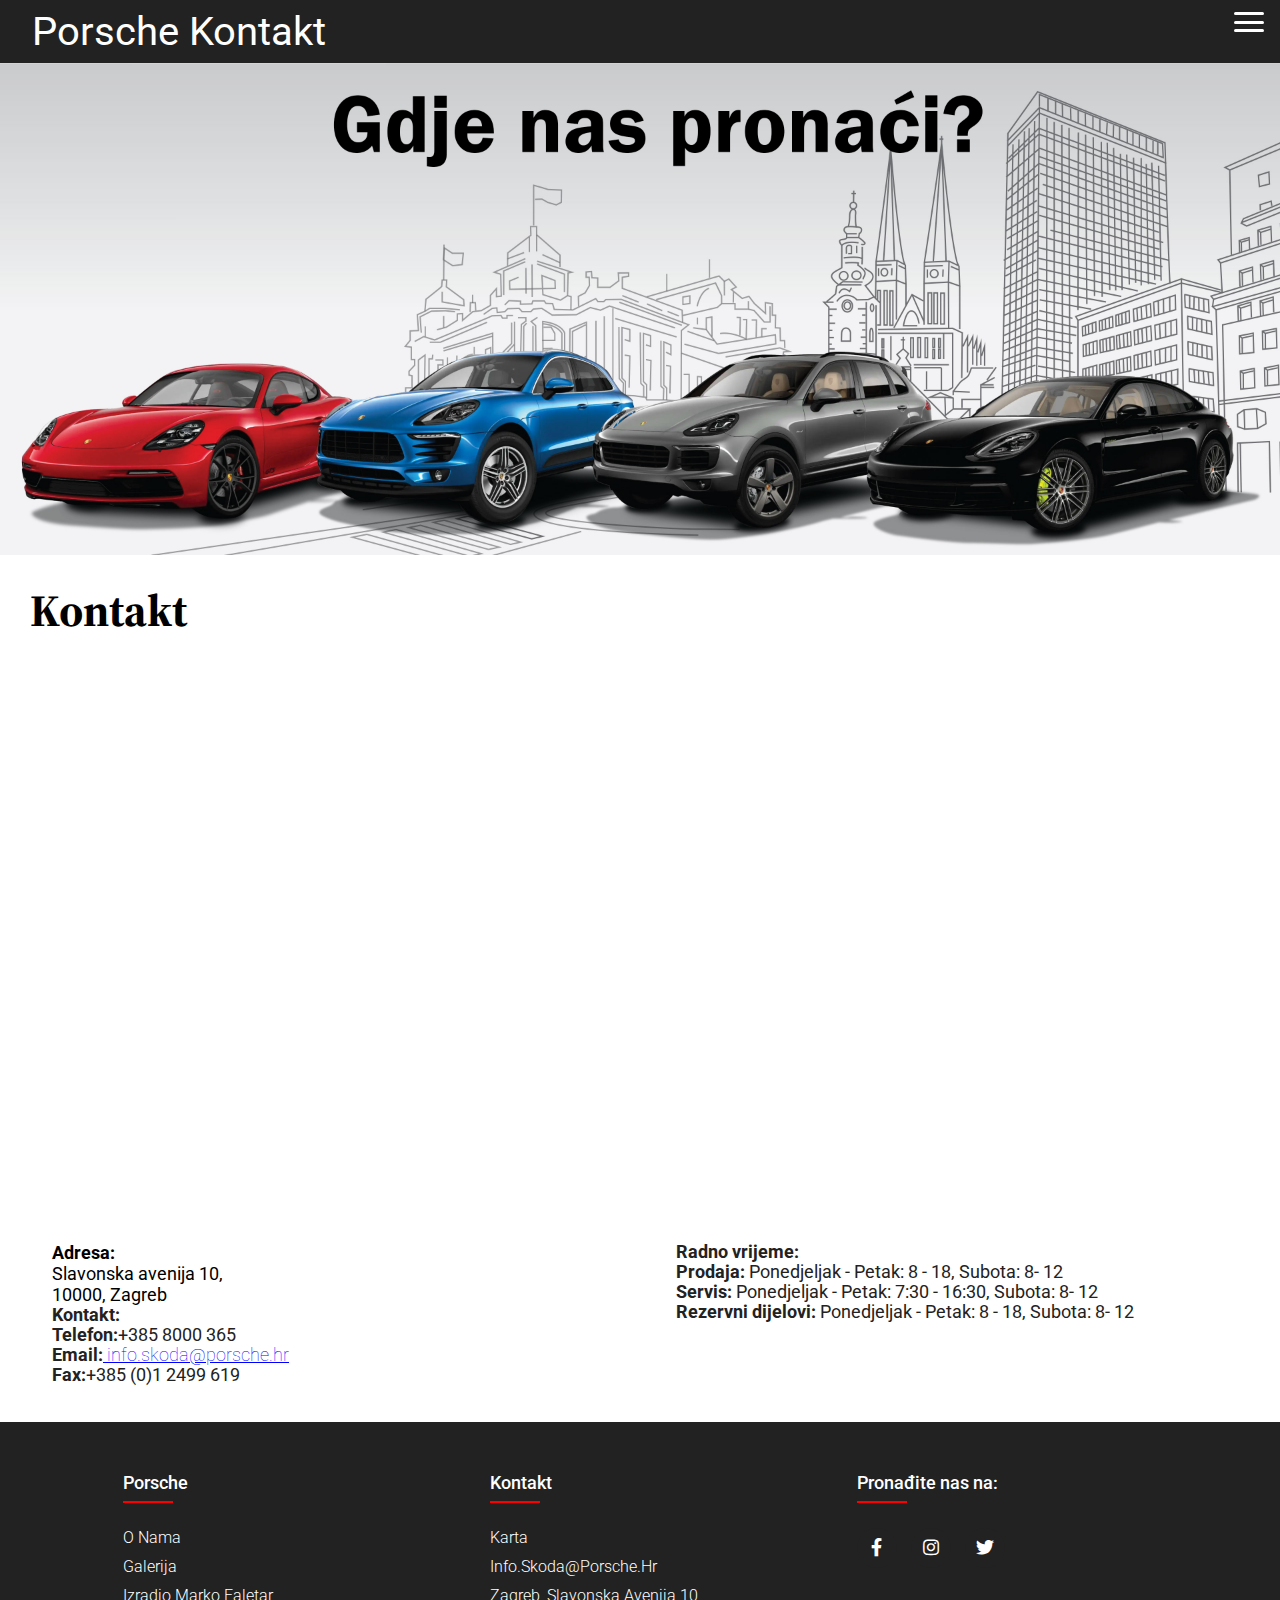
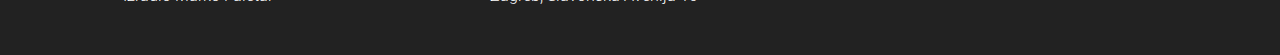
<file: kontakt.html>
<!DOCTYPE html>
<html lang="hr">
    <head>
        <meta charset="UTF-8">
        <link rel="stylesheet" type="text/css" href="style.css">
        <script src="script.js" defer></script>
        <link rel="stylesheet" type="text/css" href="https://cdnjs.cloudflare.com/ajax/libs/font-awesome/5.15.1/css/all.min.css">
        <link rel="shortcut icon"  href="Logo/favicon.ico" />
        <link href="https://fonts.googleapis.com/css2?family=Roboto:wght@300&display=swap" rel="stylesheet">
        <link href="https://fonts.googleapis.com/css2?family=Roboto:wght@100&family=Source+Serif+4:wght@300&display=swap" rel="stylesheet">
        <title>Kontakt Porsche</title>
    </head>
    <body class="kon">

        <nav class="navigacija">
            <div class="naslov">Porsche Kontakt</div>
            <a href="#" class="dropMeni">
                <span class="linija"></span>
                <span class="linija"></span>
                <span class="linija"></span>
            </a>
            <div class="linkovi">
                <ul>
                    <li><a href="Index.html">Home</a></li>
                    <li><a href="718.html">718</a></li>
                    <li><a href="911.html">911</a></li>
                    <li><a href="taycan.html">Taycan</a></li>
                    <li><a href="panamera.html">Panamera</a></li>
                    <li><a href="macan.html">Macan</a></li>
                    <li><a href="galerija.html">Galerija</a></li>
                    <li><a href="novosti.html">Novosti</a></li>
                    <li><a href="trgovina.html">Trgovina</a></li>
                    <li><a href="onama.html">O nama</a></li>
                    <li><a href="kontakt.html">Kontakt</a></li>
                </ul>
            </div>
           </nav>

        <img src="Slike/kontakt.jpg">

        <article>
            <h2>Kontakt</h2>

            <p><iframe src="https://www.google.com/maps/embed?pb=!1m14!1m8!1m3!1d355526.69117641146!2d15.9302758!3d45.8802665!3m2!1i1024
                !2i768!4f13.1!3m3!1m2!1s0x4766789c7c54d311%3A0xc0ed7d32c903d838!2sPorsche%20Zagreb%20Slavonska!5e0!3m2!1shr!2shr!4v160796124620
                4!5m2!1shr!2shr"  allowfullscreen="" aria-hidden="false" tabindex="0"></iframe></p>


            <table>
                <tr>
                    <td>
                        <strong>Adresa:</strong>
                        <br> Slavonska avenija 10, 
                        <br> 10000, Zagreb

                        <p>
                            <strong>Kontakt:</strong>
                            <br><strong>Telefon:</strong>+385 8000 365
                            <br><strong>Email:</strong><a class="alink" href="mailto:info.skoda@porsche.hr"> info.skoda@porsche.hr</a>
                            <br><strong>Fax:</strong>+385 (0)1 2499 619
                        </p>
                    </td>
                    <td>
                        <p>
                            <strong>Radno vrijeme:</strong>
                            <br><strong>Prodaja:</strong> Ponedjeljak - Petak: 8 - 18, Subota: 8- 12
                            <br><strong>Servis:</strong> Ponedjeljak - Petak: 7:30 - 16:30, Subota: 8- 12
                            <br><strong>Rezervni dijelovi:</strong> Ponedjeljak - Petak: 8 - 18, Subota: 8- 12
                        </p>
                    </td>
                </tr>
            </table>

        </article>

        <footer class="footer">
            <div class="kutija">
                <div class="redak">
                    <div class="stupac">
                        <h4>Porsche</h4>
                        <ul>
                            <li><a href="kontakt.html">O nama</a></li>
                            <li><a href="#">Galerija</a></li>
                            <li><a href="#">Izradio Marko Faletar</a></li>
                        </ul>
                    </div>
                    <div class="stupac">
                        <h4>Kontakt</h4>
                        <ul>
                            <li><a href="kontakt.html">Karta</a></li>
                            <li><a class="alink" href="mailto:info.skoda@porsche.hr"> info.skoda@porsche.hr</a></li>
                            <li><a href="kontakt.html">Zagreb, Slavonska avenija 10</a></li>
                        </ul>
                    </div>
                    <div class="stupac">
                        <h4>Pronađite nas na:</h4>
                        <div class="pronađiteNasLinkovi">
                            <a href="https://hr-hr.facebook.com/porsche/"><i class="fab fa-facebook-f"></i></a>
                            <a href="https://www.instagram.com/porsche/"><i class="fab fa-instagram"></i></a>
                            <a href="https://twitter.com/porsche"><i class="fab fa-twitter"></i></a>
                        </div>
                    </div>
                </div>
            </div>
       </footer>

    </body>
</html>
</file>
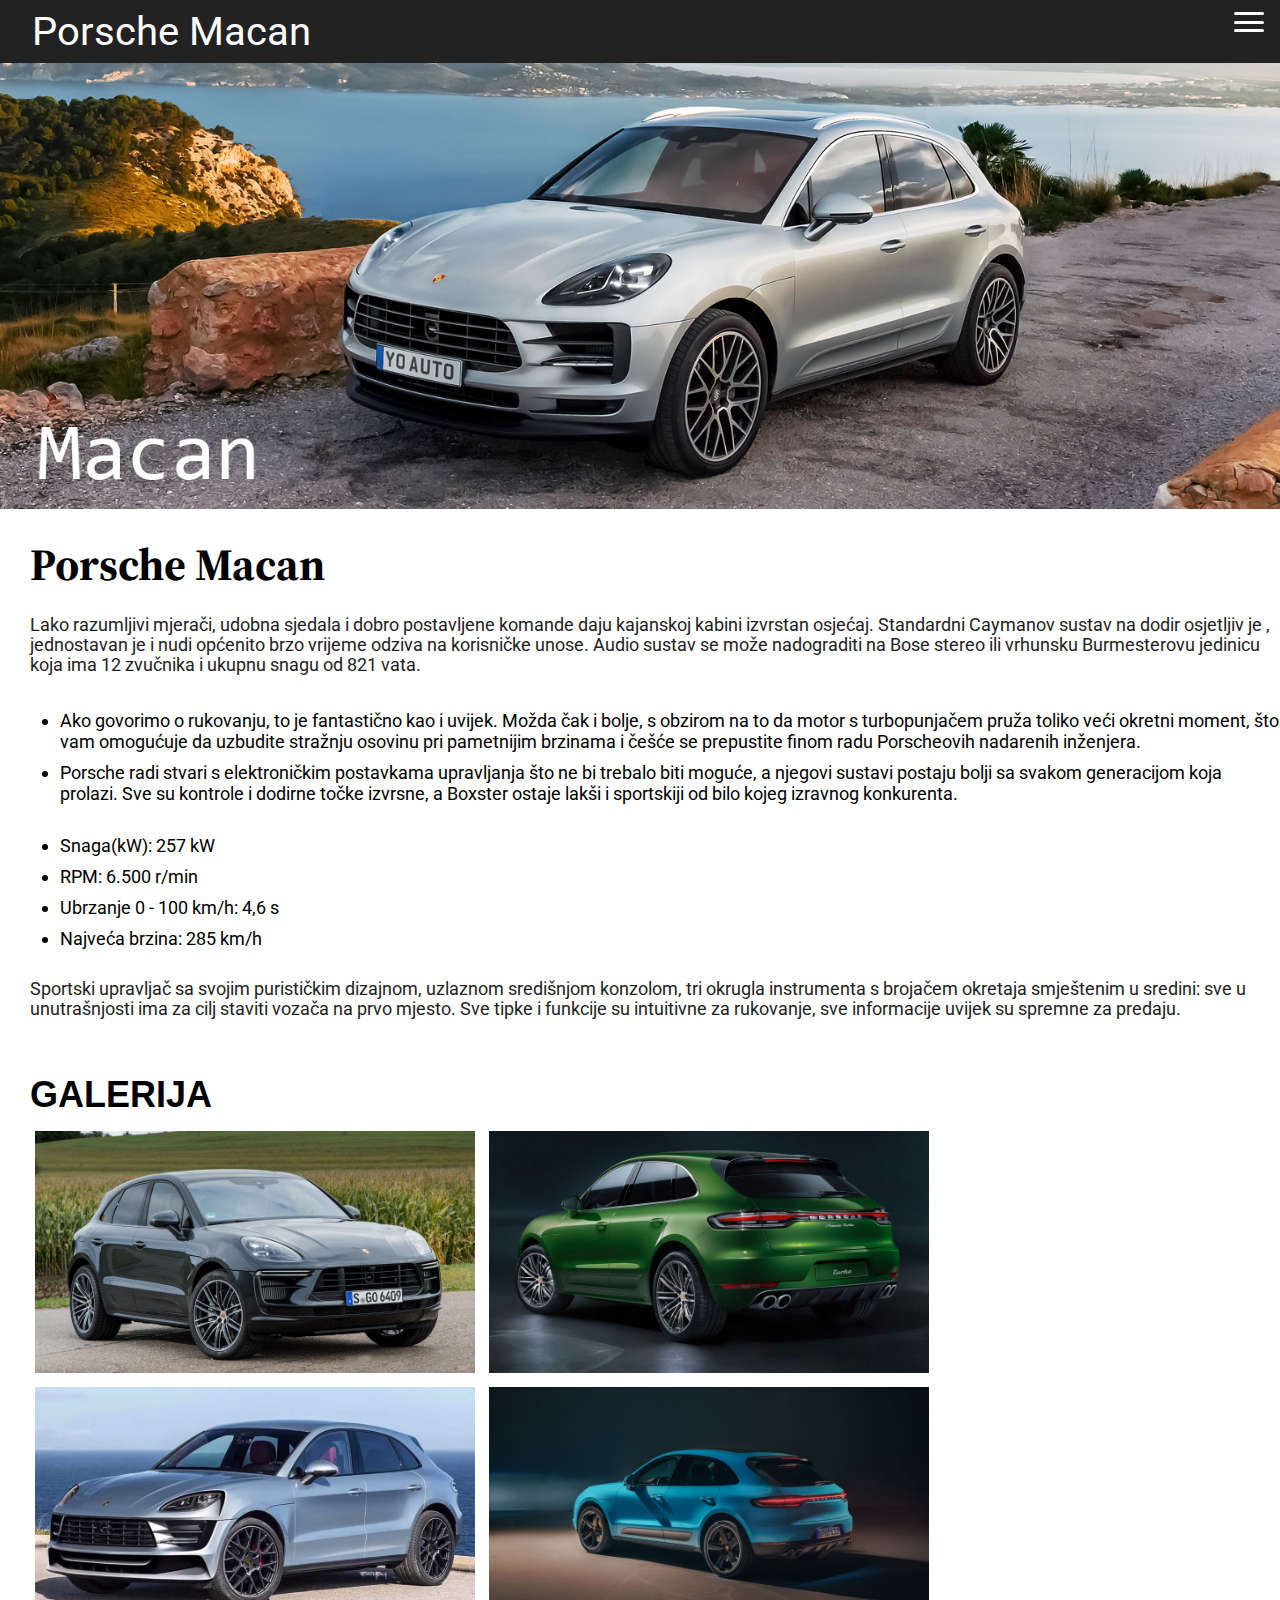
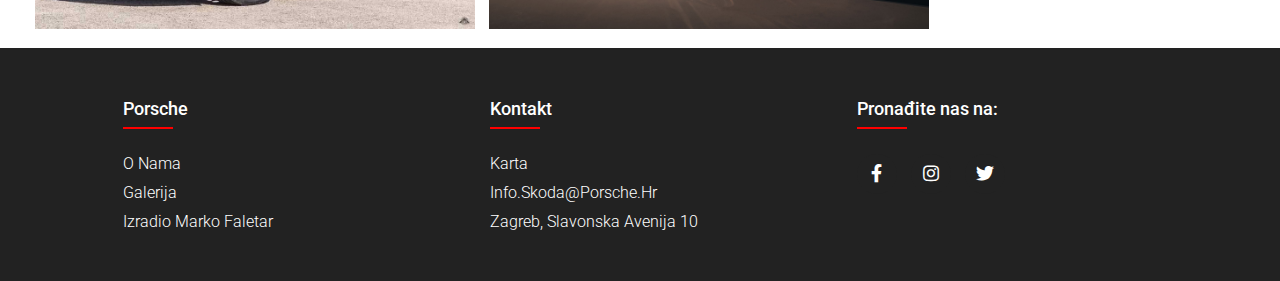
<file: macan.html>
<!DOCTYPE html>
<html lang="hr">
    <head>
        <meta charset="UTF-8">
        <link rel="stylesheet" type="text/css" href="style.css">
        <script src="script.js" defer></script>
        <link rel="stylesheet" type="text/css" href="https://cdnjs.cloudflare.com/ajax/libs/font-awesome/5.15.1/css/all.min.css">
        <link rel="shortcut icon"  href="Logo/favicon.ico" />
        <link href="https://fonts.googleapis.com/css2?family=Roboto:wght@300&display=swap" rel="stylesheet">
        <link href="https://fonts.googleapis.com/css2?family=Roboto:wght@100&family=Source+Serif+4:wght@300&display=swap" rel="stylesheet">
        <title>Porsche Macan</title>
    </head>
    <body>

        <nav class="navigacija">
            <div class="naslov">Porsche Macan</div>
            <a href="#" class="dropMeni">
                <span class="linija"></span>
                <span class="linija"></span>
                <span class="linija"></span>
            </a>
            <div class="linkovi">
                <ul>
                    <li><a href="Index.html">Home</a></li>
                    <li><a href="718.html">718</a></li>
                    <li><a href="911.html">911</a></li>
                    <li><a href="taycan.html">Taycan</a></li>
                    <li><a href="panamera.html">Panamera</a></li>
                    <li><a href="macan.html">Macan</a></li>
                    <li><a href="galerija.html">Galerija</a></li>
                    <li><a href="novosti.html">Novosti</a></li>
                    <li><a href="trgovina.html">Trgovina</a></li>
                    <li><a href="onama.html">O nama</a></li>
                    <li><a href="kontakt.html">Kontakt</a></li>
                </ul>
            </div>
           </nav>

        <img src="Slike/bannerMacan.jpg">

        <article>
            <h2>Porsche Macan</h2>

            <p>Lako razumljivi mjerači, udobna sjedala i dobro postavljene komande daju kajanskoj kabini izvrstan osjećaj.
                Standardni Caymanov sustav na dodir osjetljiv je , jednostavan je i nudi općenito brzo vrijeme odziva na korisničke unose.
                Audio sustav se može nadograditi na Bose stereo ili vrhunsku Burmesterovu jedinicu koja ima 12 zvučnika i ukupnu snagu od 821 vata.</p>
            <ul>
                <li>
                    Ako govorimo o rukovanju, to je fantastično kao i uvijek. Možda čak i bolje, s obzirom na to da motor s turbopunjačem pruža toliko 
                    veći okretni moment, što vam omogućuje da uzbudite stražnju osovinu pri pametnijim brzinama i češće se prepustite finom radu Porscheovih 
                    nadarenih inženjera.
                </li>
                <li>
                    Porsche radi stvari s elektroničkim postavkama upravljanja što ne bi trebalo biti moguće, a njegovi sustavi postaju bolji sa svakom
                    generacijom koja prolazi. Sve su kontrole i dodirne točke izvrsne, a Boxster ostaje lakši i sportskiji od bilo kojeg izravnog konkurenta.
                </li>
            </br>
                <li>Snaga(kW):	257 kW</li>
                <li>RPM: 6.500 r/min</li>
                <li>Ubrzanje 0 - 100 km/h:	4,6 s</li>
                <li>Najveća brzina:	285 km/h</li>
            </ul>

            <p>Sportski upravljač sa svojim purističkim dizajnom, uzlaznom središnjom konzolom, tri okrugla instrumenta s brojačem okretaja smještenim u 
                sredini: sve u unutrašnjosti ima za cilj staviti vozača na prvo mjesto. Sve tipke i funkcije su intuitivne za rukovanje, 
                sve informacije uvijek su spremne za predaju.</p>
            
        </article>

        <h1>GALERIJA</h1>
        <div class="galerija">
            <a href="Slike/Macan/macan1.jpg"><img src="Slike/Macan/macan1.jpg"></a>
            <a href="Slike/Macan/macan2.jpg"><img src="Slike/Macan/macan2.jpg"></a>
            <a href="Slike/Macan/macan3.jpg"><img src="Slike/Macan/macan3.jpg"></a>
            <a href="Slike/Macan/macan4.jpg"><img src="Slike/Macan/macan4.jpg"></a>
        </div>

        <footer class="footer">
            <div class="kutija">
                <div class="redak">
                    <div class="stupac">
                        <h4>Porsche</h4>
                        <ul>
                            <li><a href="kontakt.html">O nama</a></li>
                            <li><a href="#">Galerija</a></li>
                            <li><a href="#">Izradio Marko Faletar</a></li>
                        </ul>
                    </div>
                    <div class="stupac">
                        <h4>Kontakt</h4>
                        <ul>
                            <li><a href="kontakt.html">Karta</a></li>
                            <li><a class="alink" href="mailto:info.skoda@porsche.hr"> info.skoda@porsche.hr</a></li>
                            <li><a href="kontakt.html">Zagreb, Slavonska avenija 10</a></li>
                        </ul>
                    </div>
                    <div class="stupac">
                        <h4>Pronađite nas na:</h4>
                        <div class="pronađiteNasLinkovi">
                            <a href="https://hr-hr.facebook.com/porsche/"><i class="fab fa-facebook-f"></i></a>
                            <a href="https://www.instagram.com/porsche/"><i class="fab fa-instagram"></i></a>
                            <a href="https://twitter.com/porsche"><i class="fab fa-twitter"></i></a>
                        </div>
                    </div>
                </div>
            </div>
       </footer>
        
    </body>
</html>
</file>
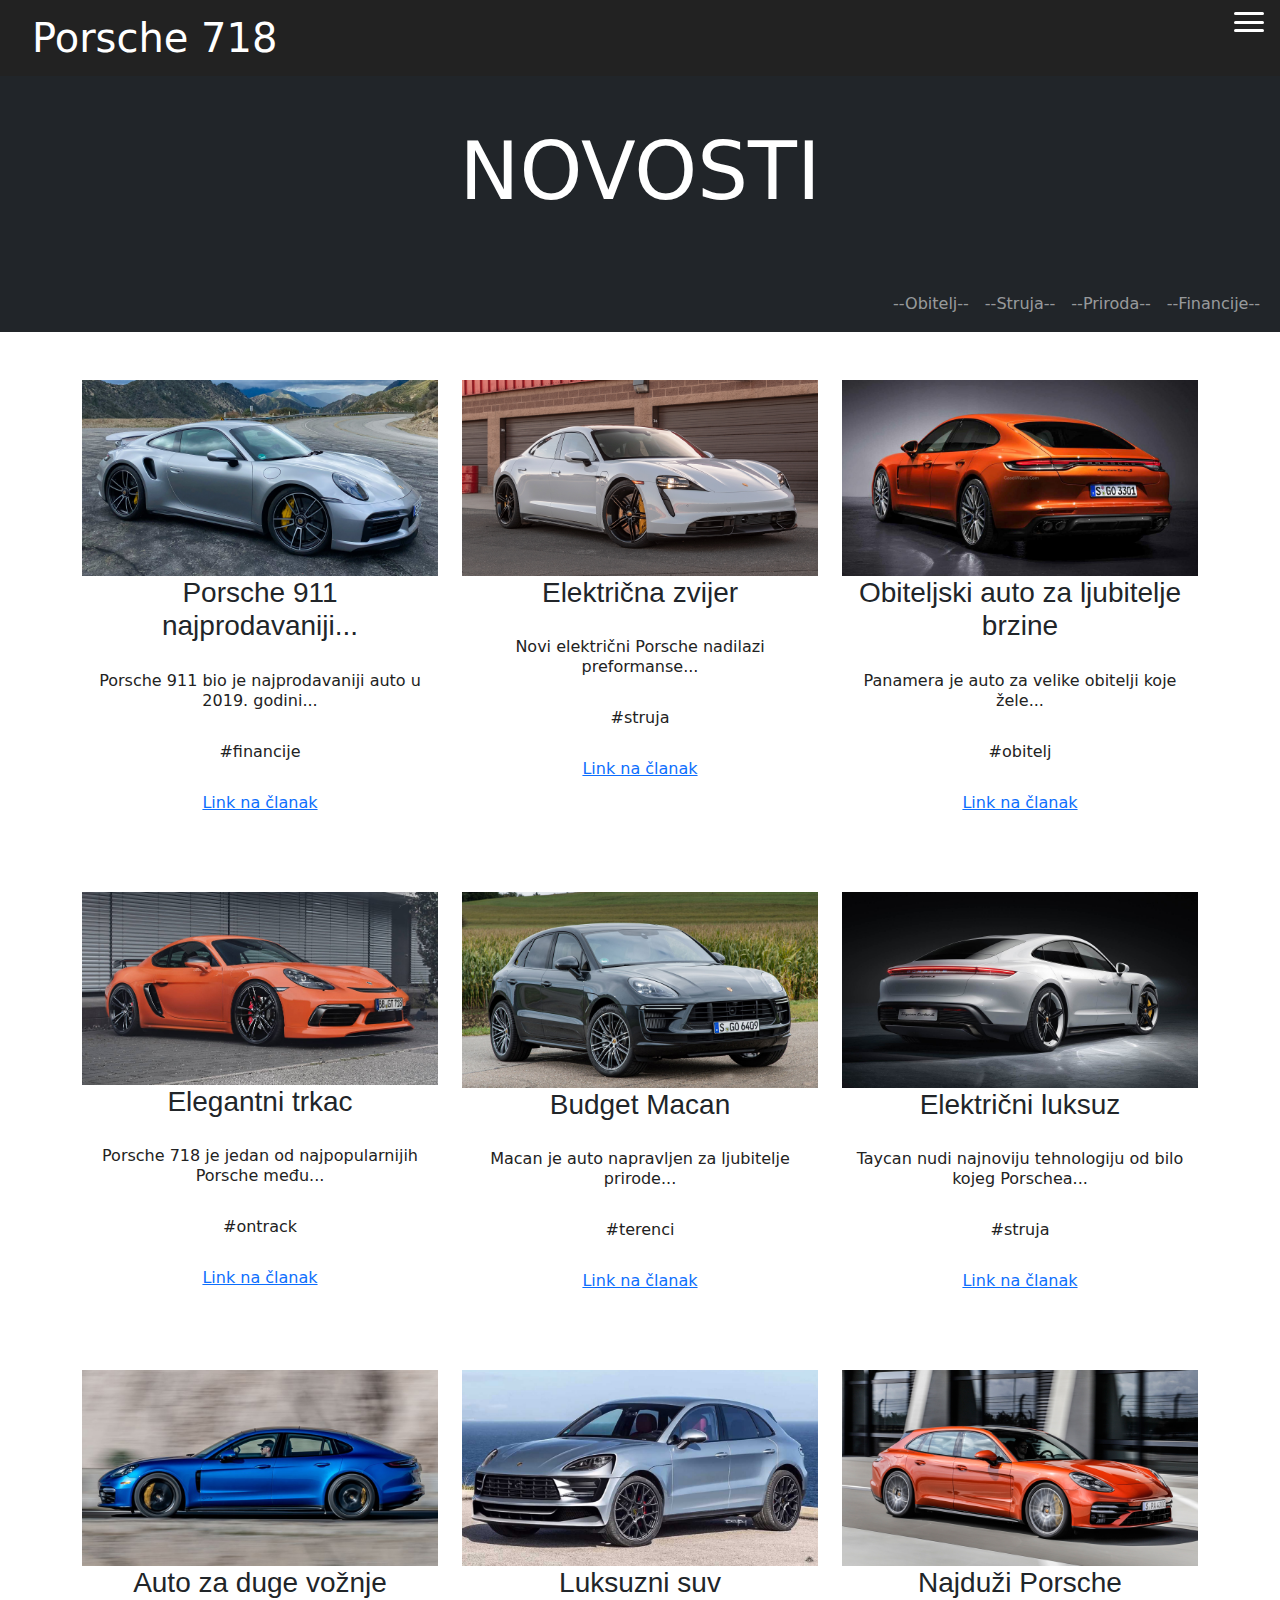
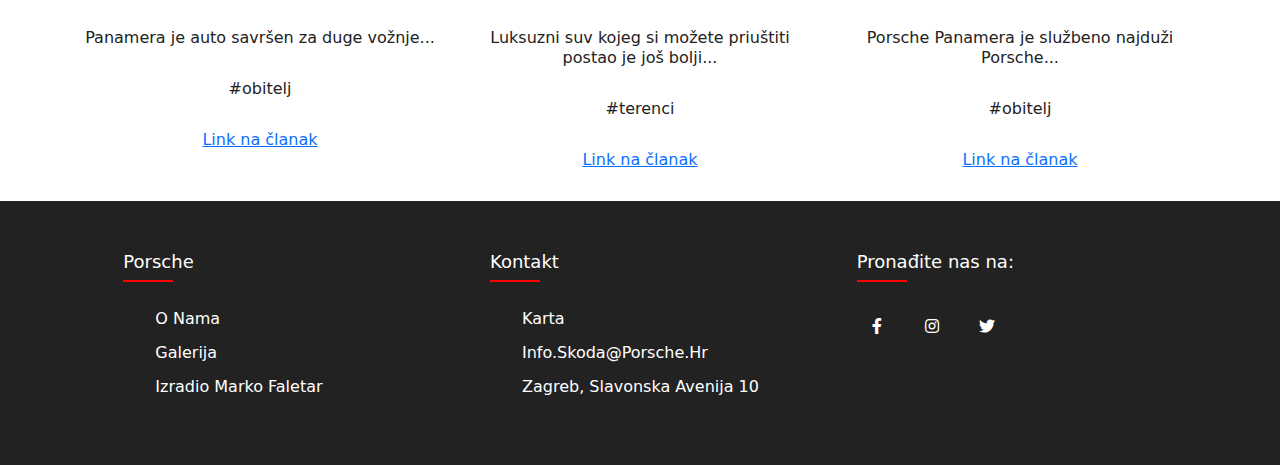
<file: novosti.html>
<!DOCTYPE html>
<html lang="hr">
  <head>
    <meta charset="UTF-8" />
    <link rel="stylesheet" type="text/css" href="style.css" />
    <script src="script.js" defer></script>
    <link
      rel="stylesheet"
      type="text/css"
      href="https://cdnjs.cloudflare.com/ajax/libs/font-awesome/5.15.1/css/all.min.css"
    />
    <link rel="shortcut icon" href="Logo/favicon.ico" />
    <link
      href="https://fonts.googleapis.com/css2?family=Roboto:wght@300&display=swap"
      rel="stylesheet"
    />
    <link
      href="https://fonts.googleapis.com/css2?family=Roboto:wght@100&family=Source+Serif+4:wght@300&display=swap"
      rel="stylesheet"
    />
    <meta name="viewport" content="width=device-width, initial-scale=1" />
    <link
      href="https://cdn.jsdelivr.net/npm/bootstrap@5.1.3/dist/css/bootstrap.min.css"
      rel="stylesheet"
    />
    <script src="https://cdn.jsdelivr.net/npm/bootstrap@5.1.3/dist/js/bootstrap.bundle.min.js"></script>
    <title>Porsche 718</title>
  </head>
  <body>
    <nav class="navigacija">
      <div class="naslov">Porsche 718</div>
      <a href="#" class="dropMeni">
        <span class="linija"></span>
        <span class="linija"></span>
        <span class="linija"></span>
      </a>
      <div class="linkovi">
        <ul>
          <li><a href="Index.html">Home</a></li>
          <li><a href="718.html">718</a></li>
          <li><a href="911.html">911</a></li>
          <li><a href="taycan.html">Taycan</a></li>
          <li><a href="panamera.html">Panamera</a></li>
          <li><a href="macan.html">Macan</a></li>
          <li><a href="galerija.html">Galerija</a></li>
          <li><a href="novosti.html">Novosti</a></li>
          <li><a href="trgovina.html">Trgovina</a></li>
          <li><a href="onama.html">O nama</a></li>
          <li><a href="kontakt.html">Kontakt</a></li>
        </ul>
      </div>
    </nav>

    <div class="container-fluid p-5 bg-dark text-white text-center">
      <h5 class="display-1">NOVOSTI</h5>
    </div>

    <nav class="navbar navbar-expand-sm bg-dark navbar-dark">
      <div class="container-fluid">
        <ul class="navbar-nav ms-auto">
          <li class="nav-item">
            <a class="nav-link" href="#">--Obitelj--</a>
          </li>
          <li class="nav-item">
            <a class="nav-link" href="#">--Struja--</a>
          </li>
          <li class="nav-item">
            <a class="nav-link" href="#">--Priroda--</a>
          </li>
          <li class="nav-item">
            <a class="nav-link" href="#">--Financije--</a>
          </li>
        </ul>
      </div>
    </nav>

    <div class="container mt-5 text-center">
      <div class="row">
        <div class="col-sm-4">
          <img src="Slike/911/9111.jpg" />
          <h3>Porsche 911 najprodavaniji...</h3>
          <p>Porsche 911 bio je najprodavaniji auto u 2019. godini...</p>
          <p>#financije</p>
          <p><a href="#">Link na članak</a></p>
        </div>
        <div class="col-sm-4">
          <img src="Slike/taycan/taycan3.jpg" />
          <h3>Električna zvijer</h3>
          <p>Novi električni Porsche nadilazi preformanse...</p>
          <p>#struja</p>
          <p><a href="#">Link na članak</a></p>
        </div>
        <div class="col-sm-4">
          <img src="Slike/Panamera/panamera4.jpg" />
          <h3>Obiteljski auto za ljubitelje brzine</h3>
          <p>Panamera je auto za velike obitelji koje žele...</p>
          <p>#obitelj</p>
          <p><a href="#">Link na članak</a></p>
        </div>
      </div>
    </div>

    <div class="container mt-5 text-center">
      <div class="row">
        <div class="col-sm-4">
          <img src="Slike/718/7184.jpg" />
          <h3>Elegantni trkac</h3>
          <p>Porsche 718 je jedan od najpopularnijih Porsche među...</p>
          <p>#ontrack</p>
          <p><a href="#">Link na članak</a></p>
        </div>
        <div class="col-sm-4">
          <img src="Slike/Macan/macan1.jpg" />
          <h3>Budget Macan</h3>
          <p>Macan je auto napravljen za ljubitelje prirode...</p>
          <p>#terenci</p>
          <p><a href="#">Link na članak</a></p>
        </div>
        <div class="col-sm-4">
          <img src="Slike/taycan/taycan2.jpg" />
          <h3>Električni luksuz</h3>
          <p>Taycan nudi najnoviju tehnologiju od bilo kojeg Porschea...</p>
          <p>#struja</p>
          <p><a href="#">Link na članak</a></p>
        </div>
      </div>
    </div>

    <div class="container mt-5 text-center">
      <div class="row">
        <div class="col-sm-4">
          <img src="Slike/Panamera/panamera1.jpg" />
          <h3>Auto za duge vožnje</h3>
          <p>Panamera je auto savršen za duge vožnje...</p>
          <p>#obitelj</p>
          <p><a href="#">Link na članak</a></p>
        </div>
        <div class="col-sm-4">
          <img src="Slike/Macan/macan3.jpg" />
          <h3>Luksuzni suv</h3>
          <p>Luksuzni suv kojeg si možete priuštiti postao je još bolji...</p>
          <p>#terenci</p>
          <p><a href="#">Link na članak</a></p>
        </div>
        <div class="col-sm-4">
          <img src="Slike/Panamera/panamera2.jpg" />
          <h3>Najduži Porsche</h3>
          <p>Porsche Panamera je službeno najduži Porsche...</p>
          <p>#obitelj</p>
          <p><a href="#">Link na članak</a></p>
        </div>
      </div>
    </div>

    <footer class="footer">
      <div class="kutija">
        <div class="redak">
          <div class="stupac">
            <h4>Porsche</h4>
            <ul>
              <li><a href="kontakt.html">O nama</a></li>
              <li><a href="galerija.html">Galerija</a></li>
              <li><a href="#">Izradio Marko Faletar</a></li>
            </ul>
          </div>
          <div class="stupac">
            <h4>Kontakt</h4>
            <ul>
              <li><a href="kontakt.html">Karta</a></li>
              <li>
                <a class="alink" href="mailto:info.skoda@porsche.hr">
                  info.skoda@porsche.hr</a
                >
              </li>
              <li><a href="kontakt.html">Zagreb, Slavonska avenija 10</a></li>
            </ul>
          </div>
          <div class="stupac">
            <h4>Pronađite nas na:</h4>
            <div class="pronađiteNasLinkovi">
              <a href="https://hr-hr.facebook.com/porsche/"
                ><i class="fab fa-facebook-f"></i
              ></a>
              <a href="https://www.instagram.com/porsche/"
                ><i class="fab fa-instagram"></i
              ></a>
              <a href="https://twitter.com/porsche"
                ><i class="fab fa-twitter"></i
              ></a>
            </div>
          </div>
        </div>
      </div>
    </footer>
  </body>
</html>
</file>
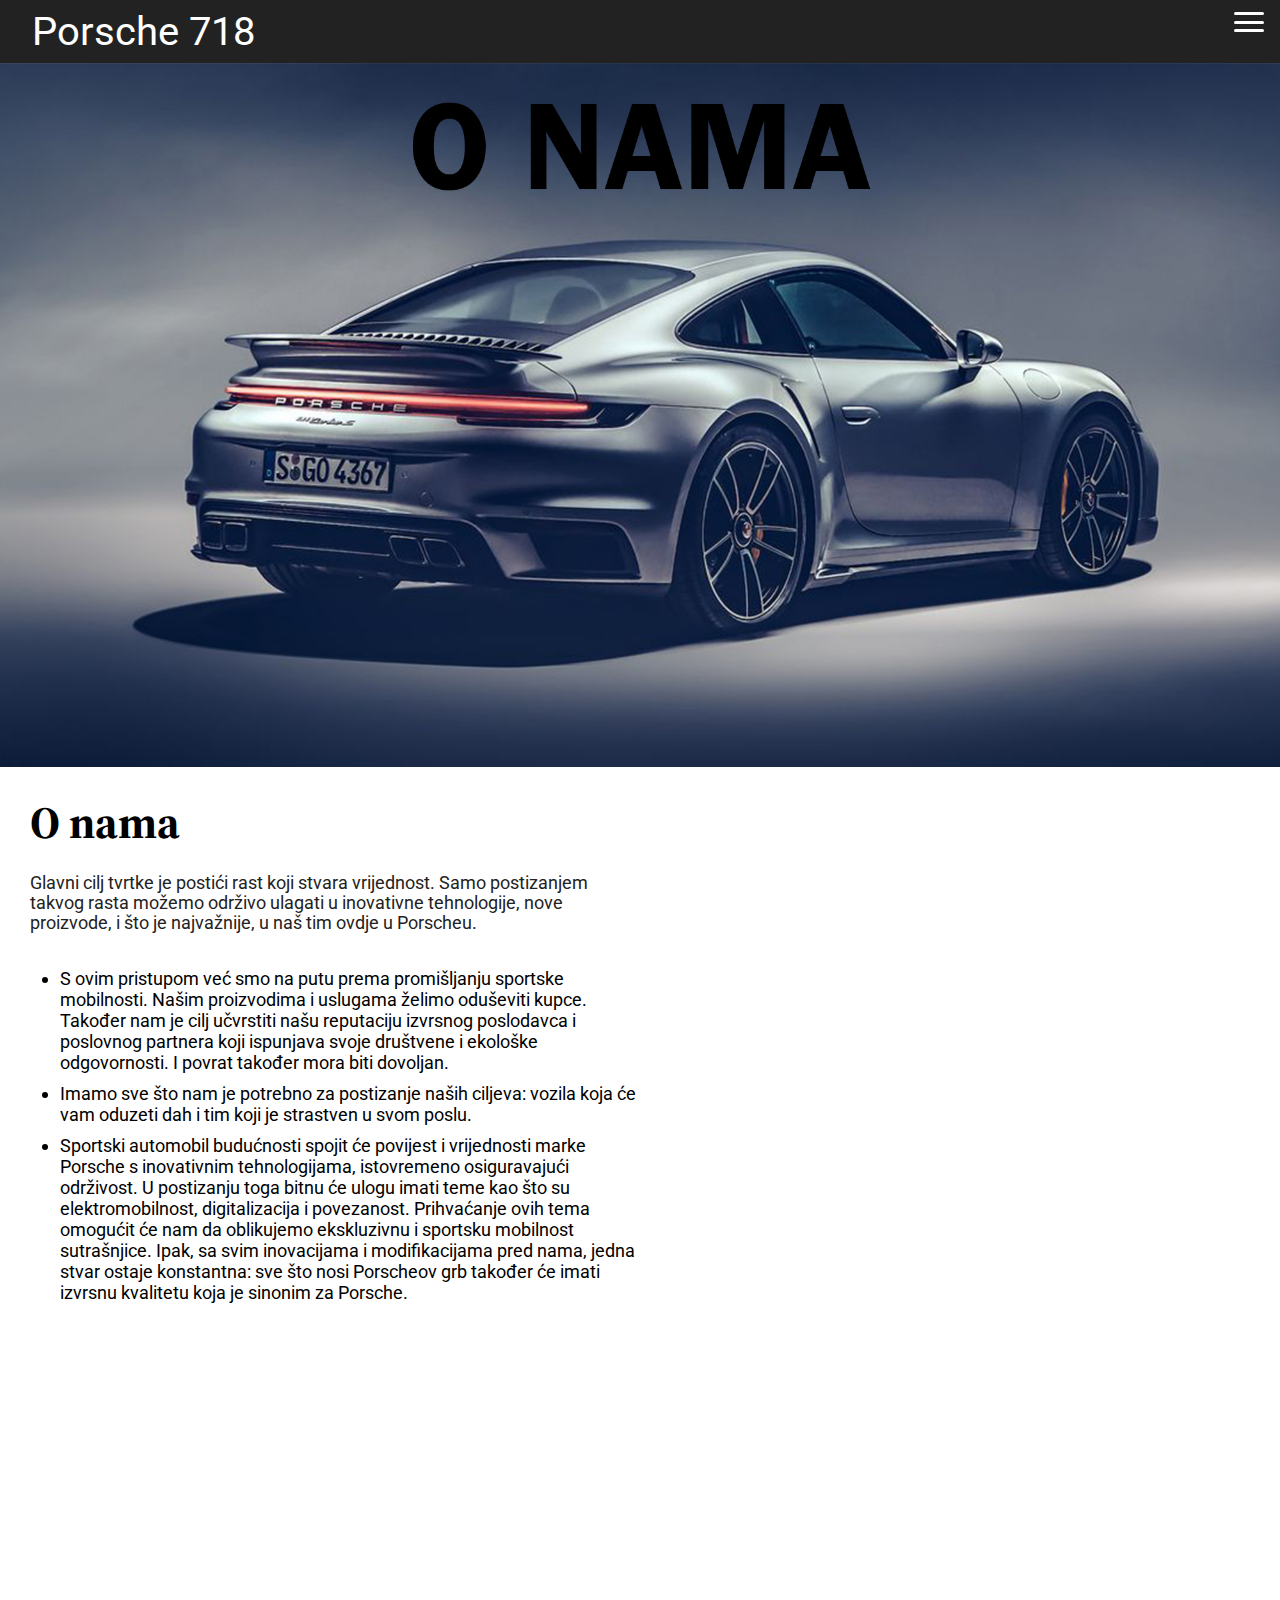
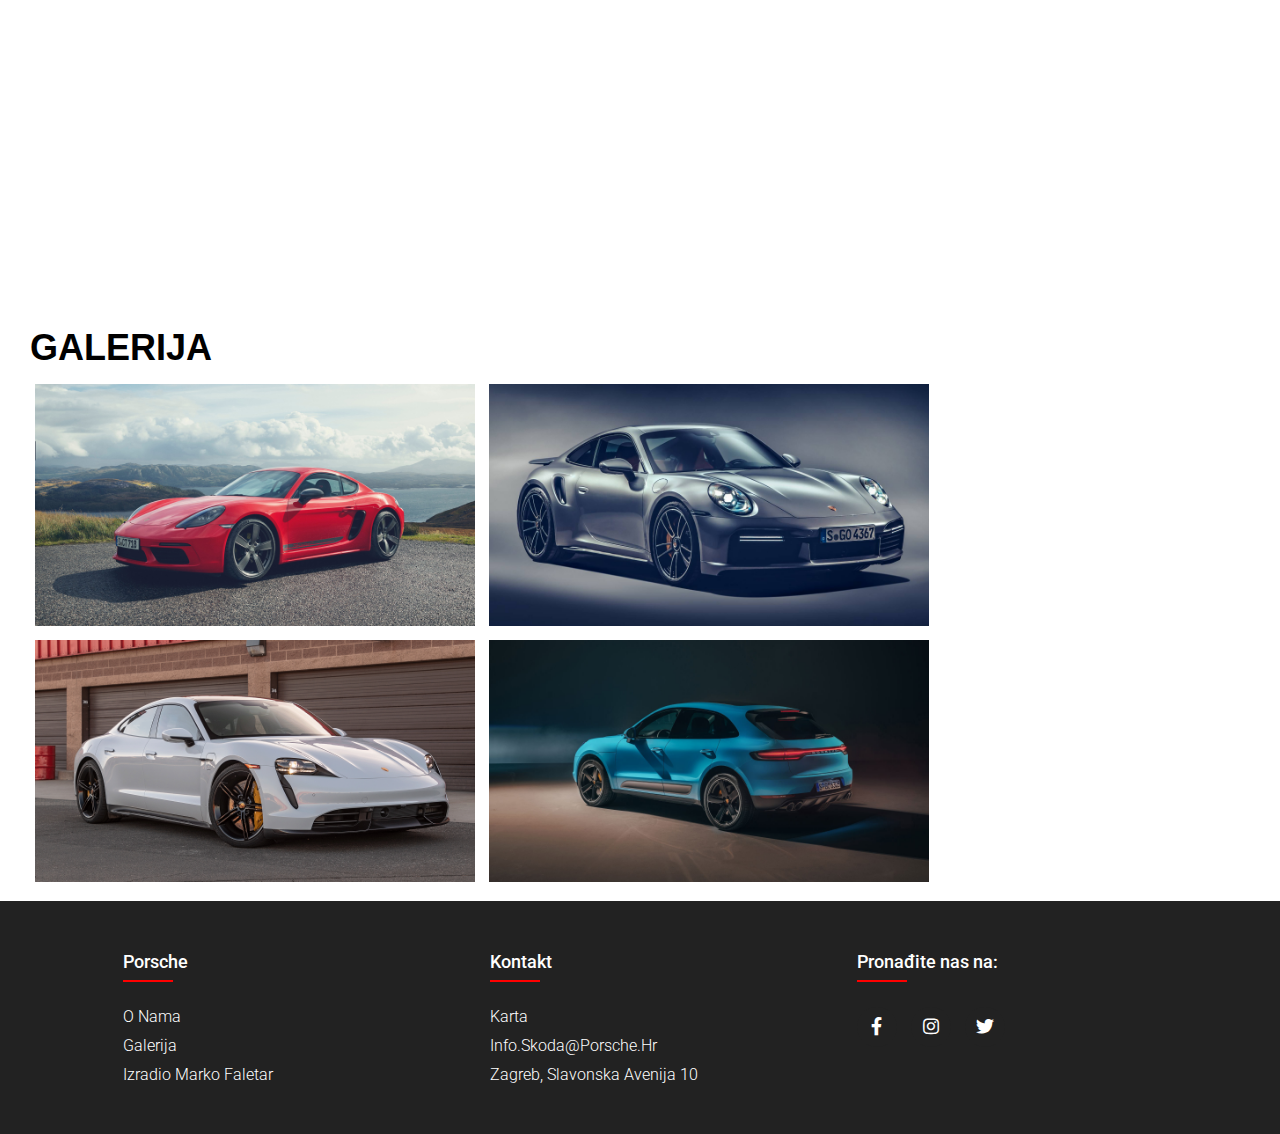
<file: onama.html>
<!DOCTYPE html>
<html lang="hr">
    <head>
        <meta charset="UTF-8">
        <link rel="stylesheet" type="text/css" href="style.css">
        <script src="script.js" defer></script>
        <link rel="stylesheet" type="text/css" href="https://cdnjs.cloudflare.com/ajax/libs/font-awesome/5.15.1/css/all.min.css">
        <link rel="shortcut icon"  href="Logo/favicon.ico" />
        <link href="https://fonts.googleapis.com/css2?family=Roboto:wght@300&display=swap" rel="stylesheet">
        <link href="https://fonts.googleapis.com/css2?family=Roboto:wght@100&family=Source+Serif+4:wght@300&display=swap" rel="stylesheet">
        <title>Porsche 718</title>
    </head>
    <body>

        <nav class="navigacija">
            <div class="naslov">Porsche 718</div>
            <a href="#" class="dropMeni">
                <span class="linija"></span>
                <span class="linija"></span>
                <span class="linija"></span>
            </a>
            <div class="linkovi">
                <ul>
                    <li><a href="Index.html">Home</a></li>
                    <li><a href="718.html">718</a></li>
                    <li><a href="911.html">911</a></li>
                    <li><a href="taycan.html">Taycan</a></li>
                    <li><a href="panamera.html">Panamera</a></li>
                    <li><a href="macan.html">Macan</a></li>
                    <li><a href="galerija.html">Galerija</a></li>
                    <li><a href="novosti.html">Novosti</a></li>
                    <li><a href="trgovina.html">Trgovina</a></li>
                    <li><a href="onama.html">O nama</a></li>
                    <li><a href="kontakt.html">Kontakt</a></li>
                </ul>
            </div>
           </nav>

        <img src="Slike/ONAMABANNER.jpg">

        <article style="width: 50%;">
            <h2>O nama</h2>

            <p>Glavni cilj tvrtke je postići rast koji stvara vrijednost. Samo postizanjem takvog rasta možemo održivo ulagati u inovativne tehnologije, nove proizvode, i što je najvažnije, u naš tim ovdje u Porscheu.</p>
            <ul>
                <li>
                    S ovim pristupom već smo na putu prema promišljanju sportske mobilnosti. Našim proizvodima i uslugama želimo oduševiti kupce. Također nam je cilj učvrstiti našu reputaciju izvrsnog poslodavca i poslovnog partnera koji ispunjava svoje društvene i ekološke odgovornosti. I povrat također mora biti dovoljan.
                </li>
                <li>
                    Imamo sve što nam je potrebno za postizanje naših ciljeva: vozila koja će vam oduzeti dah i tim koji je strastven u svom poslu.
                </li>
                <li>
                    Sportski automobil budućnosti spojit će povijest i vrijednosti marke Porsche s inovativnim tehnologijama, istovremeno osiguravajući održivost. U postizanju toga bitnu će ulogu imati teme kao što su elektromobilnost, digitalizacija i povezanost. Prihvaćanje ovih tema omogućit će nam da oblikujemo ekskluzivnu i sportsku mobilnost sutrašnjice. Ipak, sa svim inovacijama i modifikacijama pred nama, jedna stvar ostaje konstantna: sve što nosi Porscheov grb također će imati izvrsnu kvalitetu koja je sinonim za Porsche.
                </li>
            </ul>

        </article>
        <iframe width="420" height="345" src="https://www.youtube.com/embed/rxXk36w7UXE">
        </iframe>

        <h1>GALERIJA</h1>
        <div class="galerija">
            <a href="Slike/718/7181.jpg"><img src="Slike/718/7181.jpg"></a>
            <a href="Slike/911/9112.jpg"><img src="Slike/911/9112.jpg"></a>
            <a href="Slike/taycan/taycan3.jpg"><img src="Slike/taycan/taycan3.jpg"></a>
            <a href="Slike/Macan/macan4.jpg"><img src="Slike/Macan/macan4.jpg"></a>
        </div>

        <footer class="footer">
            <div class="kutija">
                <div class="redak">
                    <div class="stupac">
                        <h4>Porsche</h4>
                        <ul>
                            <li><a href="kontakt.html">O nama</a></li>
                            <li><a href="galerija.html">Galerija</a></li>
                            <li><a href="#">Izradio Marko Faletar</a></li>
                        </ul>
                    </div>
                    <div class="stupac">
                        <h4>Kontakt</h4>
                        <ul>
                            <li><a href="kontakt.html">Karta</a></li>
                            <li><a class="alink" href="mailto:info.skoda@porsche.hr"> info.skoda@porsche.hr</a></li>
                            <li><a href="kontakt.html">Zagreb, Slavonska avenija 10</a></li>
                        </ul>
                    </div>
                    <div class="stupac">
                        <h4>Pronađite nas na:</h4>
                        <div class="pronađiteNasLinkovi">
                            <a href="https://hr-hr.facebook.com/porsche/"><i class="fab fa-facebook-f"></i></a>
                            <a href="https://www.instagram.com/porsche/"><i class="fab fa-instagram"></i></a>
                            <a href="https://twitter.com/porsche"><i class="fab fa-twitter"></i></a>
                        </div>
                    </div>
                </div>
            </div>
       </footer>
        
    </body>
</html>
</file>
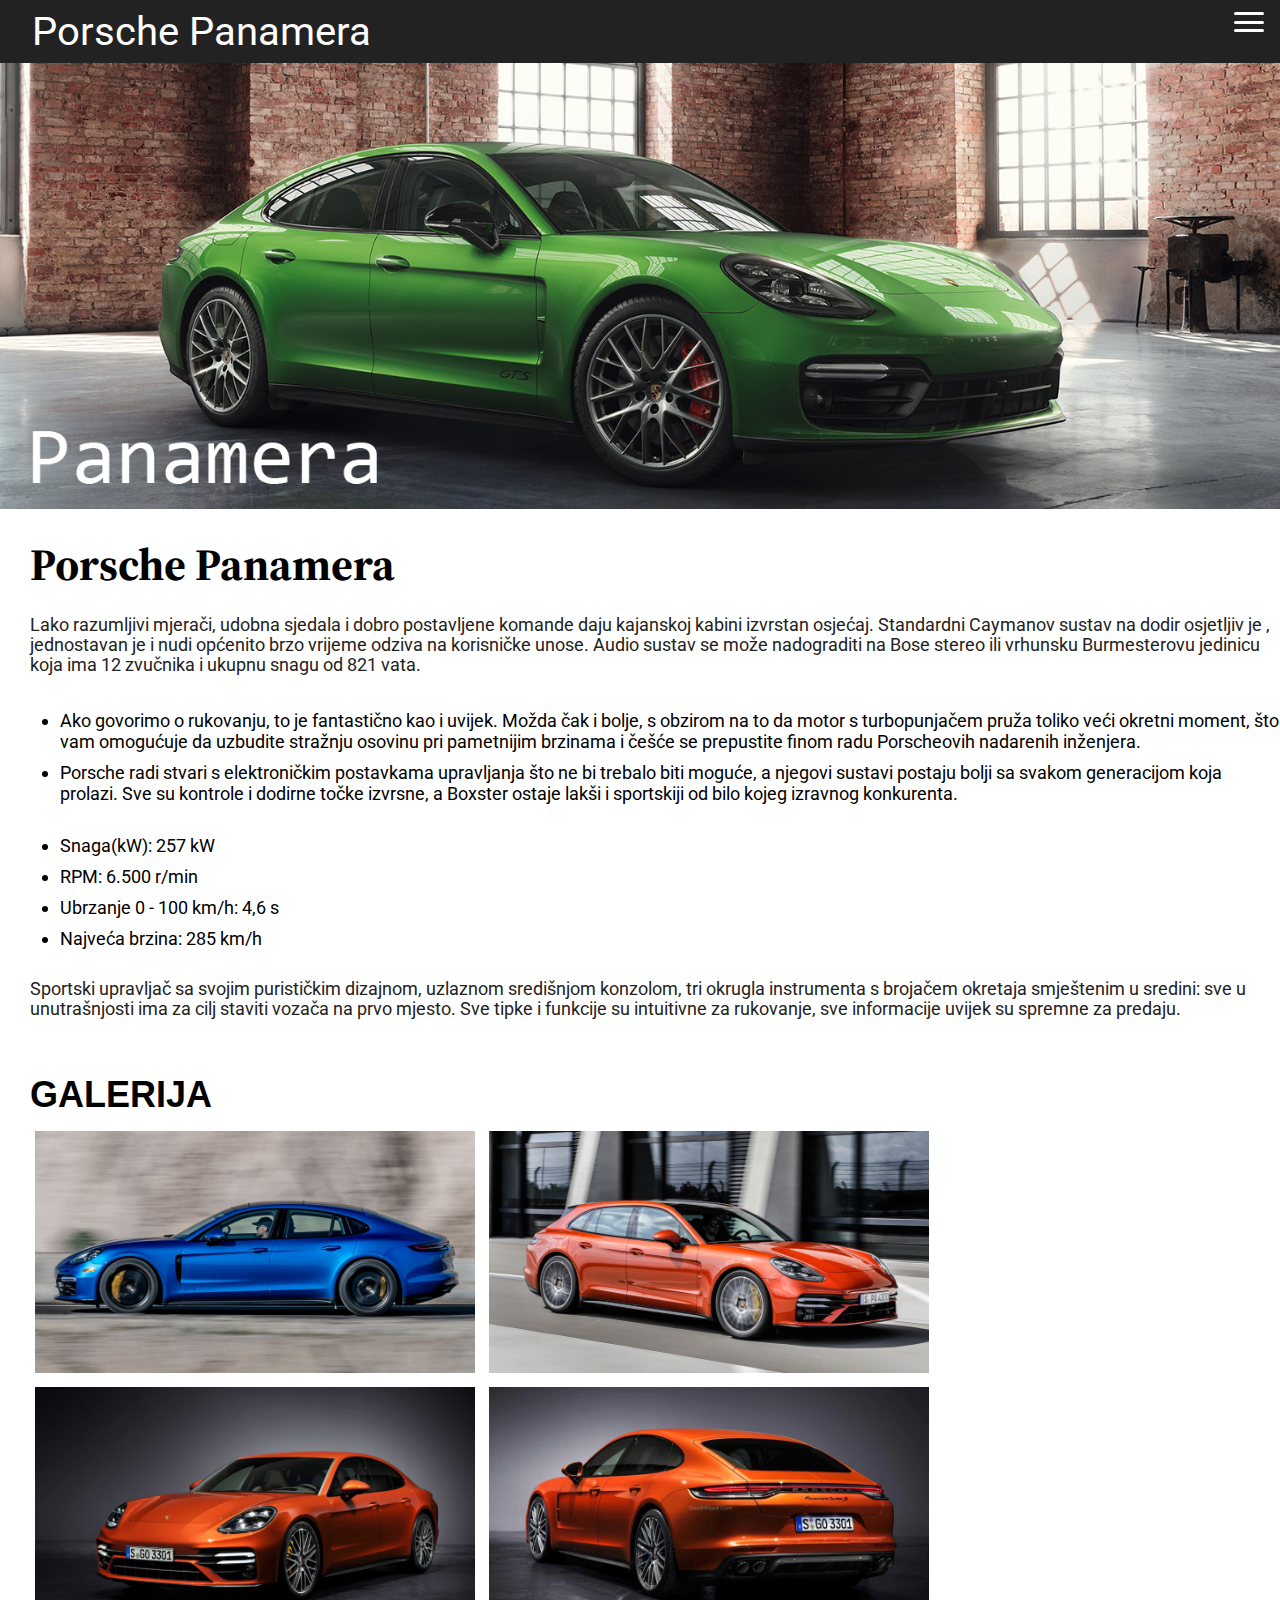
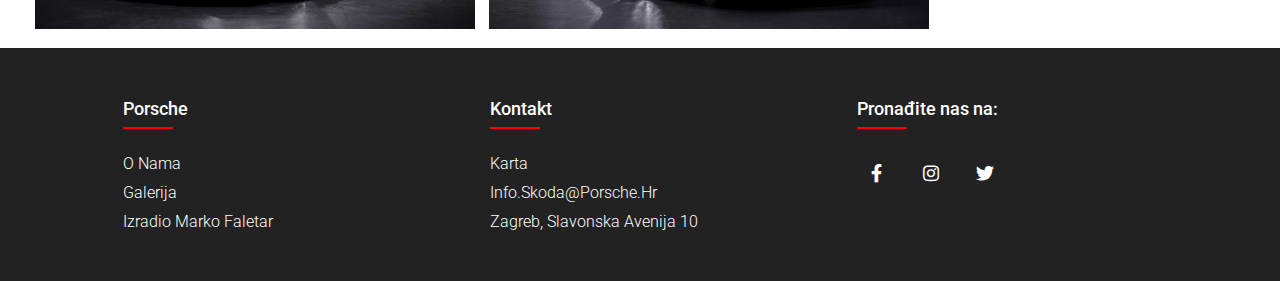
<file: panamera.html>
<!DOCTYPE html>
<html lang="hr">
    <head>
        <meta charset="UTF-8">
        <link rel="stylesheet" type="text/css" href="style.css">
        <script src="script.js" defer></script>
        <link rel="stylesheet" type="text/css" href="https://cdnjs.cloudflare.com/ajax/libs/font-awesome/5.15.1/css/all.min.css">
        <link rel="shortcut icon"  href="Logo/favicon.ico" />
        <link href="https://fonts.googleapis.com/css2?family=Roboto:wght@300&display=swap" rel="stylesheet">
        <link href="https://fonts.googleapis.com/css2?family=Roboto:wght@100&family=Source+Serif+4:wght@300&display=swap" rel="stylesheet">
        <title>Porsche Panamera</title>
    </head>
    <body>

       <nav class="navigacija">
        <div class="naslov">Porsche Panamera</div>
        <a href="#" class="dropMeni">
            <span class="linija"></span>
            <span class="linija"></span>
            <span class="linija"></span>
        </a>
        <div class="linkovi">
            <ul>
                <li><a href="Index.html">Home</a></li>
                <li><a href="718.html">718</a></li>
                <li><a href="911.html">911</a></li>
                <li><a href="taycan.html">Taycan</a></li>
                <li><a href="panamera.html">Panamera</a></li>
                <li><a href="macan.html">Macan</a></li>
                <li><a href="galerija.html">Galerija</a></li>
                <li><a href="novosti.html">Novosti</a></li>
                <li><a href="trgovina.html">Trgovina</a></li>
                <li><a href="onama.html">O nama</a></li>
                <li><a href="kontakt.html">Kontakt</a></li>
            </ul>
        </div>
       </nav>

        <img src="Slike/bannerPanamera.jpg">

        <article>
            <h2>Porsche Panamera</h2>

            <p>Lako razumljivi mjerači, udobna sjedala i dobro postavljene komande daju kajanskoj kabini izvrstan osjećaj.
                Standardni Caymanov sustav na dodir osjetljiv je , jednostavan je i nudi općenito brzo vrijeme odziva na korisničke unose.
                Audio sustav se može nadograditi na Bose stereo ili vrhunsku Burmesterovu jedinicu koja ima 12 zvučnika i ukupnu snagu od 821 vata.</p>
            <ul>
                <li>
                    Ako govorimo o rukovanju, to je fantastično kao i uvijek. Možda čak i bolje, s obzirom na to da motor s turbopunjačem pruža toliko 
                    veći okretni moment, što vam omogućuje da uzbudite stražnju osovinu pri pametnijim brzinama i češće se prepustite finom radu Porscheovih 
                    nadarenih inženjera.
                </li>
                <li>
                    Porsche radi stvari s elektroničkim postavkama upravljanja što ne bi trebalo biti moguće, a njegovi sustavi postaju bolji sa svakom
                    generacijom koja prolazi. Sve su kontrole i dodirne točke izvrsne, a Boxster ostaje lakši i sportskiji od bilo kojeg izravnog konkurenta.
                </li>
            </br>
                <li>Snaga(kW):	257 kW</li>
                <li>RPM: 6.500 r/min</li>
                <li>Ubrzanje 0 - 100 km/h:	4,6 s</li>
                <li>Najveća brzina:	285 km/h</li>
            </ul>

            <p>Sportski upravljač sa svojim purističkim dizajnom, uzlaznom središnjom konzolom, tri okrugla instrumenta s brojačem okretaja smještenim u 
                sredini: sve u unutrašnjosti ima za cilj staviti vozača na prvo mjesto. Sve tipke i funkcije su intuitivne za rukovanje, 
                sve informacije uvijek su spremne za predaju.</p>
            
        </article>

        <h1>GALERIJA</h1>
        <div class="galerija">
            <a href="Slike/Panamera/panamera1.jpg"><img src="Slike/Panamera/panamera1.jpg"></a>
            <a href="Slike/Panamera/panamera2.jpg"><img src="Slike/Panamera/panamera2.jpg"></a>
            <a href="Slike/Panamera/panamera3.jpg"><img src="Slike/Panamera/panamera3.jpg"></a>
            <a href="Slike/Panamera/panamera4.jpg"><img src="Slike/Panamera/panamera4.jpg"></a>
        </div>

        <footer class="footer">
            <div class="kutija">
                <div class="redak">
                    <div class="stupac">
                        <h4>Porsche</h4>
                        <ul>
                            <li><a href="kontakt.html">O nama</a></li>
                            <li><a href="#">Galerija</a></li>
                            <li><a href="#">Izradio Marko Faletar</a></li>
                        </ul>
                    </div>
                    <div class="stupac">
                        <h4>Kontakt</h4>
                        <ul>
                            <li><a href="kontakt.html">Karta</a></li>
                            <li><a class="alink" href="mailto:info.skoda@porsche.hr"> info.skoda@porsche.hr</a></li>
                            <li><a href="kontakt.html">Zagreb, Slavonska avenija 10</a></li>
                        </ul>
                    </div>
                    <div class="stupac">
                        <h4>Pronađite nas na:</h4>
                        <div class="pronađiteNasLinkovi">
                            <a href="https://hr-hr.facebook.com/porsche/"><i class="fab fa-facebook-f"></i></a>
                            <a href="https://www.instagram.com/porsche/"><i class="fab fa-instagram"></i></a>
                            <a href="https://twitter.com/porsche"><i class="fab fa-twitter"></i></a>
                        </div>
                    </div>
                </div>
            </div>
       </footer>
        
    </body>
</html>
</file>
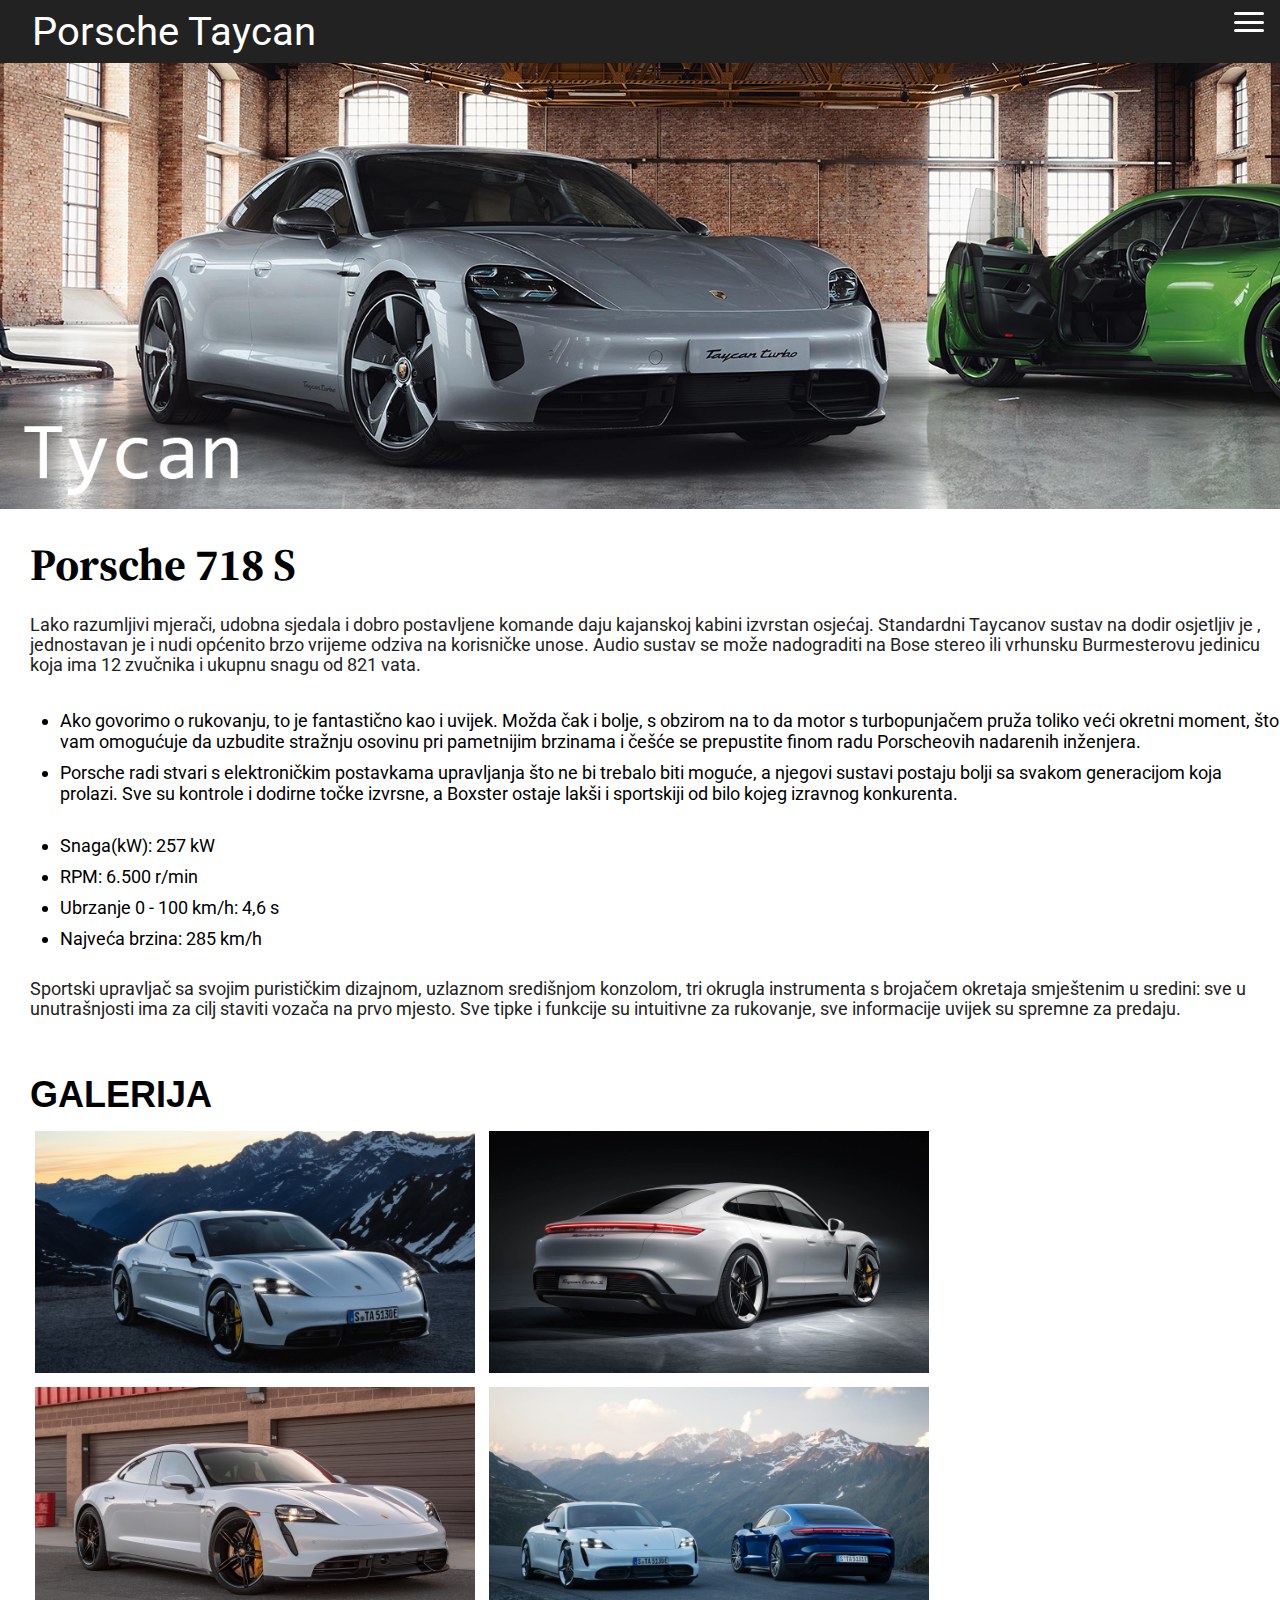
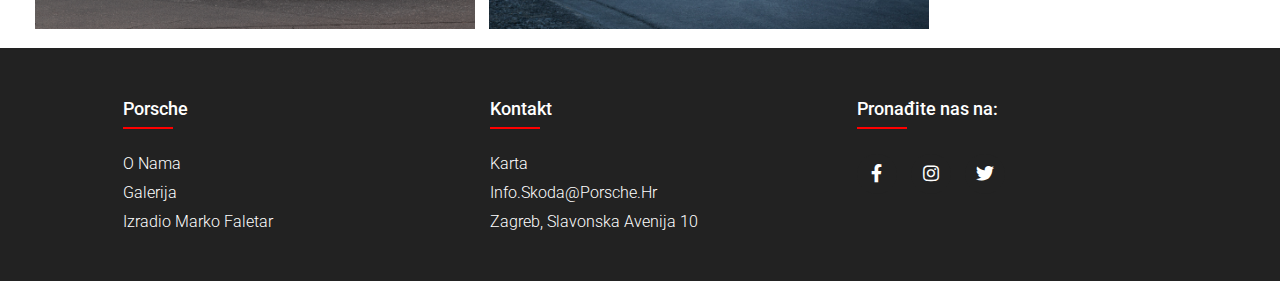
<file: taycan.html>
<!DOCTYPE html>
<html lang="hr">
    <head>
        <meta charset="UTF-8">
        <link rel="stylesheet" type="text/css" href="style.css">
        <script src="script.js" defer></script>
        <link rel="stylesheet" type="text/css" href="https://cdnjs.cloudflare.com/ajax/libs/font-awesome/5.15.1/css/all.min.css">
        <link rel="shortcut icon"  href="Logo/favicon.ico" />
        <link href="https://fonts.googleapis.com/css2?family=Roboto:wght@300&display=swap" rel="stylesheet">
        <link href="https://fonts.googleapis.com/css2?family=Roboto:wght@100&family=Source+Serif+4:wght@300&display=swap" rel="stylesheet">
        <title>Porsche Taycan</title>
    </head>
    <body>

        <nav class="navigacija">
            <div class="naslov">Porsche Taycan</div>
            <a href="#" class="dropMeni">
                <span class="linija"></span>
                <span class="linija"></span>
                <span class="linija"></span>
            </a>
            <div class="linkovi">
                <ul>
                    <li><a href="Index.html">Home</a></li>
                    <li><a href="718.html">718</a></li>
                    <li><a href="911.html">911</a></li>
                    <li><a href="taycan.html">Taycan</a></li>
                    <li><a href="panamera.html">Panamera</a></li>
                    <li><a href="macan.html">Macan</a></li>
                    <li><a href="galerija.html">Galerija</a></li>
                    <li><a href="novosti.html">Novosti</a></li>
                    <li><a href="trgovina.html">Trgovina</a></li>
                    <li><a href="onama.html">O nama</a></li>
                    <li><a href="kontakt.html">Kontakt</a></li>
                </ul>
            </div>
           </nav>

        <img src="Slike/bannertycan.jpg">

        <article>
            <h2>Porsche 718 S</h2>

            <p>Lako razumljivi mjerači, udobna sjedala i dobro postavljene komande daju kajanskoj kabini izvrstan osjećaj.
                Standardni Taycanov sustav na dodir osjetljiv je , jednostavan je i nudi općenito brzo vrijeme odziva na korisničke unose.
                Audio sustav se može nadograditi na Bose stereo ili vrhunsku Burmesterovu jedinicu koja ima 12 zvučnika i ukupnu snagu od 821 vata.</p>
            <ul>
                <li>
                    Ako govorimo o rukovanju, to je fantastično kao i uvijek. Možda čak i bolje, s obzirom na to da motor s turbopunjačem pruža toliko 
                    veći okretni moment, što vam omogućuje da uzbudite stražnju osovinu pri pametnijim brzinama i češće se prepustite finom radu Porscheovih 
                    nadarenih inženjera.
                </li>
                <li>
                    Porsche radi stvari s elektroničkim postavkama upravljanja što ne bi trebalo biti moguće, a njegovi sustavi postaju bolji sa svakom
                    generacijom koja prolazi. Sve su kontrole i dodirne točke izvrsne, a Boxster ostaje lakši i sportskiji od bilo kojeg izravnog konkurenta.
                </li>
            </br>
                <li>Snaga(kW):	257 kW</li>
                <li>RPM: 6.500 r/min</li>
                <li>Ubrzanje 0 - 100 km/h:	4,6 s</li>
                <li>Najveća brzina:	285 km/h</li>
            </ul>

            <p>Sportski upravljač sa svojim purističkim dizajnom, uzlaznom središnjom konzolom, tri okrugla instrumenta s brojačem okretaja smještenim u 
                sredini: sve u unutrašnjosti ima za cilj staviti vozača na prvo mjesto. Sve tipke i funkcije su intuitivne za rukovanje, 
                sve informacije uvijek su spremne za predaju.</p>
            
        </article>

        <h1>GALERIJA</h1>
        <div class="galerija">
            <a href="Slike/taycan/taycan1.jpg"><img src="Slike/taycan/taycan1.jpg"></a>
            <a href="Slike/taycan/taycan2.jpg"><img src="Slike/taycan/taycan2.jpg"></a>
            <a href="Slike/taycan/taycan3.jpg"><img src="Slike/taycan/taycan3.jpg"></a>
            <a href="Slike/taycan/taycan4.jpg"><img src="Slike/taycan/taycan4.jpg"></a>
        </div>

        <footer class="footer">
            <div class="kutija">
                <div class="redak">
                    <div class="stupac">
                        <h4>Porsche</h4>
                        <ul>
                            <li><a href="kontakt.html">O nama</a></li>
                            <li><a href="#">Galerija</a></li>
                            <li><a href="#">Izradio Marko Faletar</a></li>
                        </ul>
                    </div>
                    <div class="stupac">
                        <h4>Kontakt</h4>
                        <ul>
                            <li><a href="kontakt.html">Karta</a></li>
                            <li><a class="alink" href="mailto:info.skoda@porsche.hr"> info.skoda@porsche.hr</a></li>
                            <li><a href="kontakt.html">Zagreb, Slavonska avenija 10</a></li>
                        </ul>
                    </div>
                    <div class="stupac">
                        <h4>Pronađite nas na:</h4>
                        <div class="pronađiteNasLinkovi">
                            <a href="https://hr-hr.facebook.com/porsche/"><i class="fab fa-facebook-f"></i></a>
                            <a href="https://www.instagram.com/porsche/"><i class="fab fa-instagram"></i></a>
                            <a href="https://twitter.com/porsche"><i class="fab fa-twitter"></i></a>
                        </div>
                    </div>
                </div>
            </div>
       </footer>
        
    </body>
</html>
</file>
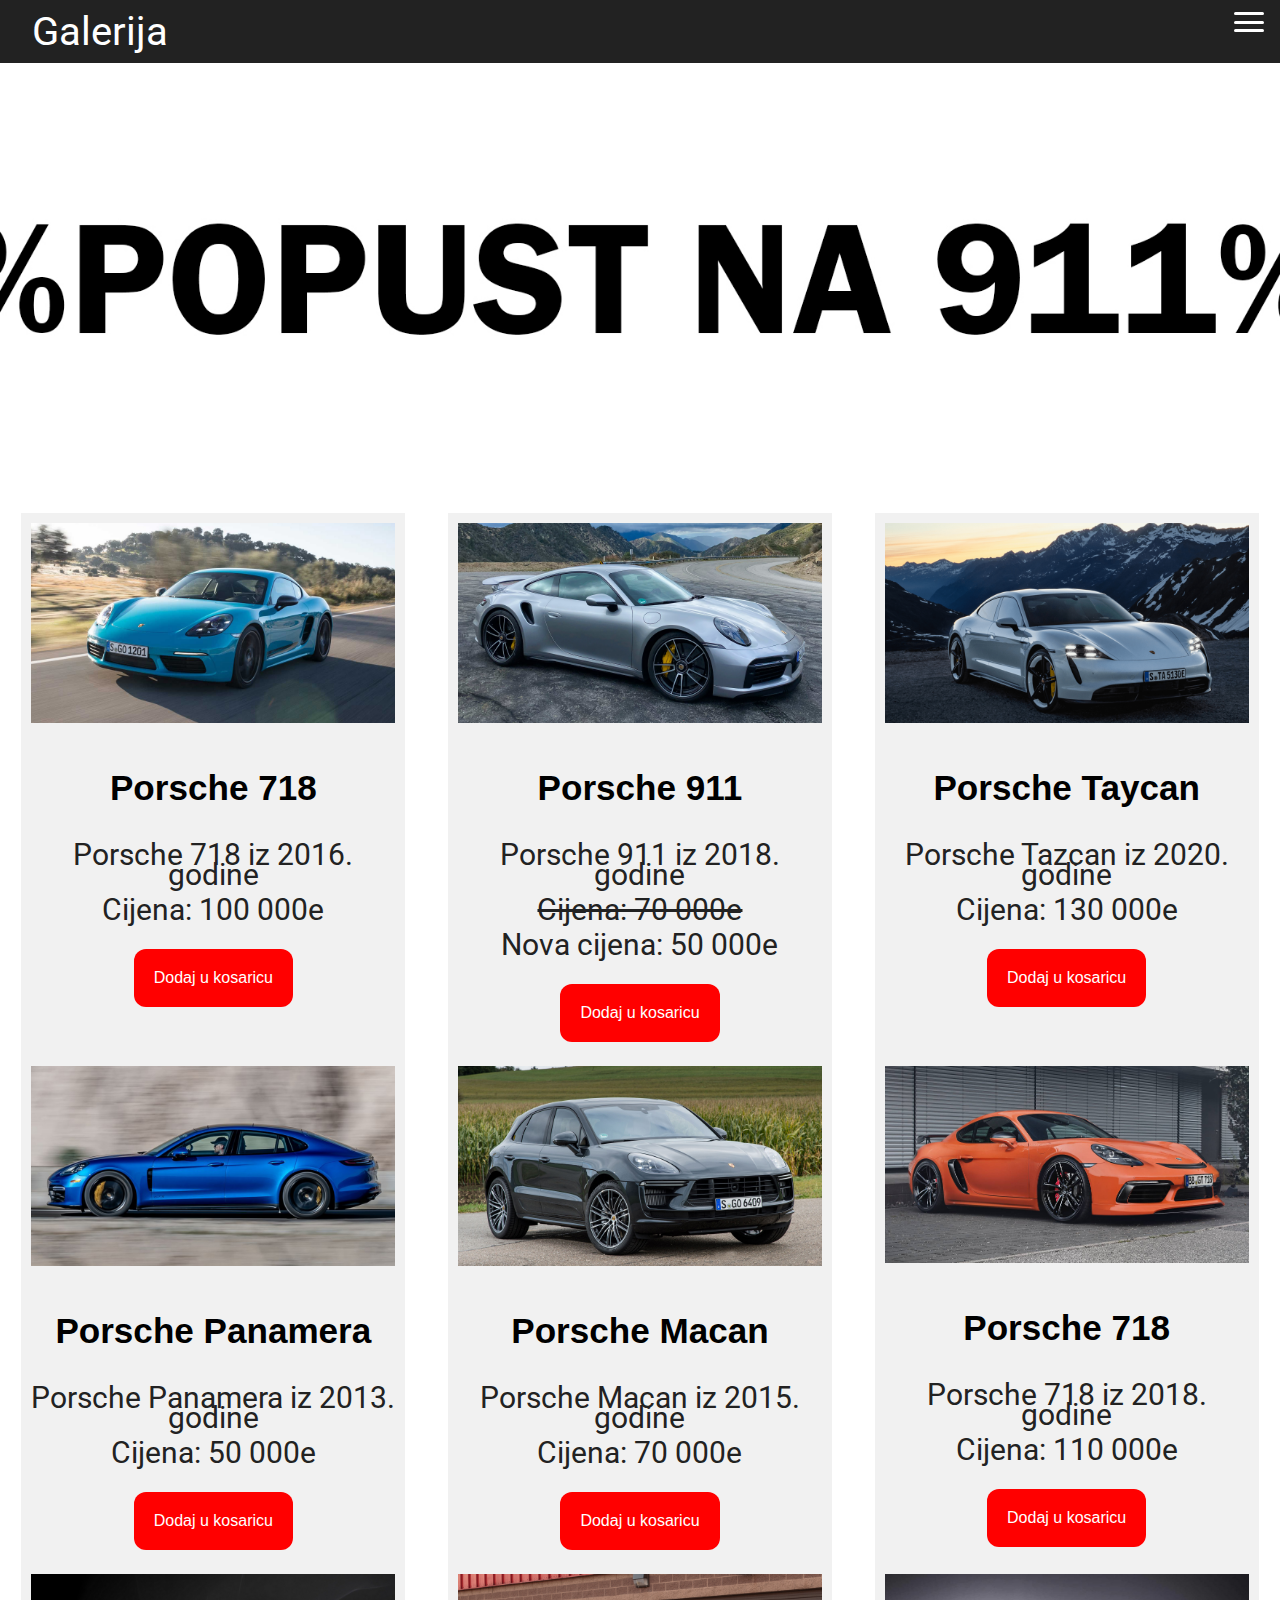
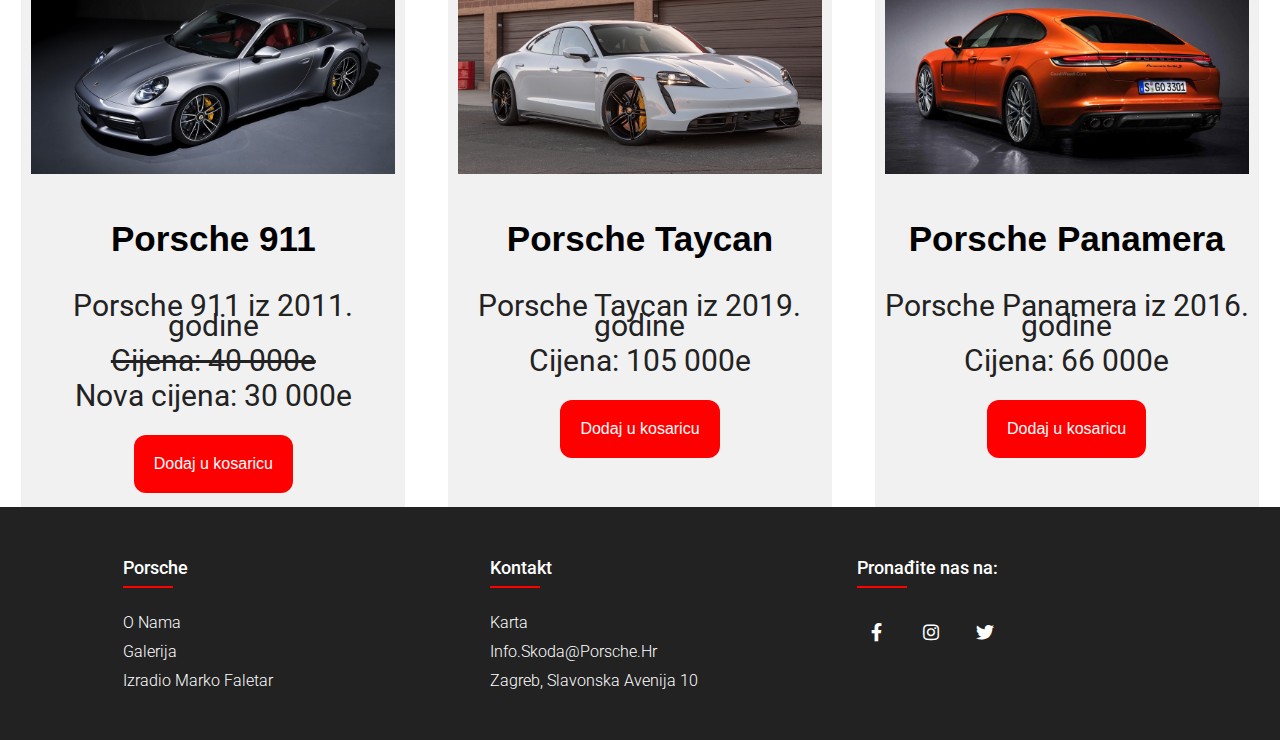
<file: trgovina.html>
<!DOCTYPE html>
<html lang="hr">
    <head>
        <meta charset="UTF-8">
        <meta name="viewport" content="width=device-width, initial-scale=1">
        <link rel="stylesheet" type="text/css" href="style.css">
        <script src="script.js" defer></script>
        <link rel="stylesheet" type="text/css" href="https://cdnjs.cloudflare.com/ajax/libs/font-awesome/5.15.1/css/all.min.css">
        <link rel="shortcut icon"  href="Logo/favicon.ico" />
        <link href="https://fonts.googleapis.com/css2?family=Roboto:wght@300&display=swap" rel="stylesheet">
        <link href="https://fonts.googleapis.com/css2?family=Roboto:wght@100&family=Source+Serif+4:wght@300&display=swap" rel="stylesheet">
        <title>Porsche Hrvatska</title>
    </head>
    <body>

        <nav class="navigacija">
            <div class="naslov">Galerija</div>
            <a href="#" class="dropMeni">
                <span class="linija"></span>
                <span class="linija"></span>
                <span class="linija"></span>
            </a>
            <div class="linkovi">
                <ul>
                    <li><a href="Index.html">Home</a></li>
                    <li><a href="718.html">718</a></li>
                    <li><a href="911.html">911</a></li>
                    <li><a href="taycan.html">Taycan</a></li>
                    <li><a href="panamera.html">Panamera</a></li>
                    <li><a href="macan.html">Macan</a></li>
                    <li><a href="galerija.html">Galerija</a></li>
                    <li><a href="novosti.html">Novosti</a></li>
                    <li><a href="trgovina.html">Trgovina</a></li>
                    <li><a href="onama.html">O nama</a></li>
                    <li><a href="kontakt.html">Kontakt</a></li>
                </ul>
            </div>
           </nav>

           <div>
            <img src="Slike/BANNERTRGOVINA.jpg">
            </div>
  
           <div class="flex-container">
                <div class="slikec"><img src="Slike/718/7182.jpg">
                    <h3>Porsche 718</h3>
                    <p>Porsche 718 iz 2016. godine</p>
                    <p>Cijena: 100 000e</p>
                    <button class="button">Dodaj u kosaricu</button>
                </div>
                <div class="slikec"><img src="Slike/911/9111.jpg">
                    <h3>Porsche 911</h3>
                    <p>Porsche 911 iz 2018. godine</p>
                    <p class="snizeno">Cijena: 70 000e</p>
                    <p>Nova cijena: 50 000e</p>
                    <button class="button">Dodaj u kosaricu</button>
                </div>
                <div class="slikec"><img src="Slike/taycan/taycan1.jpg">
                    <h3>Porsche Taycan</h3>
                    <p>Porsche Tazcan iz 2020. godine</p>
                    <p>Cijena: 130 000e</p>
                    <button class="button">Dodaj u kosaricu</button>
                </div>
                <div class="slikec"><img src="Slike/Panamera/panamera1.jpg">
                    <h3>Porsche Panamera</h3>
                    <p>Porsche Panamera iz 2013. godine</p>
                    <p>Cijena: 50 000e</p>
                    <button class="button">Dodaj u kosaricu</button>
                </div>
                <div class="slikec"><img src="Slike/Macan/macan1.jpg">
                    <h3>Porsche Macan</h3>
                    <p>Porsche Macan iz 2015. godine</p>
                    <p>Cijena: 70 000e</p>
                    <button class="button">Dodaj u kosaricu</button>
                </div>
                <div class="slikec"><img src="Slike/718/7184.jpg">
                    <h3>Porsche 718</h3>
                    <p>Porsche 718 iz 2018. godine</p>
                    <p>Cijena: 110 000e</p>
                    <button class="button">Dodaj u kosaricu</button>
                </div>
                <div class="slikec"><img src="Slike/911/9113.jpg">
                    <h3>Porsche 911</h3>
                    <p>Porsche 911 iz 2011. godine</p>
                    <p class="snizeno">Cijena: 40 000e</p>
                    <p>Nova cijena: 30 000e</p>
                    <button class="button">Dodaj u kosaricu</button>
                </div>
                <div class="slikec"><img src="Slike/taycan/taycan3.jpg">
                    <h3>Porsche Taycan</h3>
                    <p>Porsche Taycan iz 2019. godine</p>
                    <p>Cijena: 105 000e</p>
                    <button class="button">Dodaj u kosaricu</button>
                </div>
                <div class="slikec"><img src="Slike/Panamera/panamera4.jpg">
                    <h3>Porsche Panamera</h3>
                    <p>Porsche Panamera iz 2016. godine</p>
                    <p>Cijena: 66 000e</p>
                    <button class="button">Dodaj u kosaricu</button>
                </div>
           </div>

        <footer class="footer">
            <div class="kutija">
                <div class="redak">
                    <div class="stupac">
                        <h4>Porsche</h4>
                        <ul>
                            <li><a href="kontakt.html">O nama</a></li>
                            <li><a href="#">Galerija</a></li>
                            <li><a href="#">Izradio Marko Faletar</a></li>
                        </ul>
                    </div>
                    <div class="stupac">
                        <h4>Kontakt</h4>
                        <ul>
                            <li><a href="kontakt.html">Karta</a></li>
                            <li><a class="alink" href="mailto:info.skoda@porsche.hr"> info.skoda@porsche.hr</a></li>
                            <li><a href="kontakt.html">Zagreb, Slavonska avenija 10</a></li>
                        </ul>
                    </div>
                    <div class="stupac">
                        <h4>Pronađite nas na:</h4>
                        <div class="pronađiteNasLinkovi">
                            <a href="https://hr-hr.facebook.com/porsche/"><i class="fab fa-facebook-f"></i></a>
                            <a href="https://www.instagram.com/porsche/"><i class="fab fa-instagram"></i></a>
                            <a href="https://twitter.com/porsche"><i class="fab fa-twitter"></i></a>
                        </div>
                    </div>
                </div>
            </div>
       </footer>

    </body>
</html>
</file>
<file: style.css>
html
{
    background: rgb(255, 255, 255);
}

h1
{
    color: black;
    text-align: left;
    padding-top: 20px;
    padding-left: 30px;
    font-size: 200%;
    font-family:Verdana, Geneva, Tahoma, sans-serif;
}

.modeli h1{
    color: black;
    text-align: left;
    padding-top: 20px;
    padding-bottom: 20px;
    padding-left: 30px;
    font-size: 210%;
    font-family:Verdana, Geneva, Tahoma, sans-serif;
}
h2
{
    color: black;
    padding-bottom: 20px;
    font-family: 'Source Serif 4', sans-serif;
    font-size: 250%;
}
h3{
    font-family: 'Franklin Gothic Medium', 'Arial Narrow', Arial, sans-serif;
    padding-bottom: 20px;
}
p{
    line-height: 20px;
    color: #222;
    padding-bottom: 15px;
}
body
{
    font-family: 'Roboto', sans-serif;
    font-size: large;
    margin: 0px;
    padding: 0ch;
    background-color: rgb(255, 255, 255);
}
table
{
    width: 100%;
    table-layout: fixed;
}
td 
{
    vertical-align: top;
    padding: 10px 0px 0px 20px;
}
img
{
    width: 100%;
    margin: 0px;
    border: none;
}
article
{
    padding-left: 30px;
    padding-bottom: 20px;
    padding-top: 20px;
}
article ul{
    padding-left: 30px;
    padding-bottom: 20px;
    padding-top: 20px;
}
article li{
    padding-bottom: 10px;
}
article li img{
    height: 100px;
    width: 100px;
}

iframe
{
    width: 100%;
    border: 0;
    height: 550px;
}


a.alink
{
    display: inline;
    font-weight: 100;
    color: blue;
    padding: 0;
    text-decoration: underline;
    text-transform: none;
    float: none;
}
.Slikee
{
    width: 100%;
    margin: 0px;
    border: none; 
}


/*Footer */


.kutija{
	max-width: 1100px;
    margin:auto;
}

.redak{
	display: flex;
    flex-wrap: wrap;
}

.footer{
	background-color: #222;
    padding: 50px 0;
}

.stupac{
   width: 30%;
   padding: 0 15px;
   margin: 0 auto;
}

.stupac ul{
    list-style: none;
    align-items: center;
}

.stupac h4{
	font-size: 18px;
	color: white;
	
	margin-bottom: 35px;
	font-weight: 500;
	position: relative;
}

.stupac h4::before{
	content: "";
	position: absolute;
	left:0;
	bottom: -10px;
	background-color: red;
	height: 2px;
	box-sizing: border-box;
	width: 50px;
}

.stupac ul li:not(:last-child){
	margin-bottom: 10px;
}

.stupac ul li a{
	font-size: 16px;
	text-transform: capitalize;
	color: white;
	text-decoration: none;
	font-weight: 300;
	display: block;
	transition: all 0.3s ease;
}

.stupac ul li a:hover{
	color: red;
	padding-left: 8px;
}

.stupac .pronađiteNasLinkovi a{
	display: inline-block;
	height: 40px;
	width: 40px;
	background-color: #222;
	margin:0 10px 10px 0;
	text-align: center;
	line-height: 40px;
	border-radius: 50%;
	color: white;
	transition: all 0.5s ease;
}

.stupac .pronađiteNasLinkovi a:hover{
	color: red;
	background-color: white;
}


@media(max-width: 767px){
  .stupac{
    width: 50%;
    margin-bottom: 30px;
}
}
@media(max-width: 574px){
  .stupac{
    width: 100%;
}
}



/*Meni */

*{
    box-sizing: border-box;
    margin: 0;
    padding: 0;
}

.navigacija {
    display: flex;
    justify-content: space-between;
    align-items: center;
    background-color: #222;
    color: white;
}
.naslov{
    font-size: 2.5rem;
    margin: 0.5rem;
    margin-left: 2rem;
}
.linkovi ul{
    font-size: 1.5rem;
    margin: 0;
    padding: 0;
    display: flex;
}
.linkovi li{
    list-style: none;
}.linkovi li a{
    text-decoration: none;
    color: white;
    padding: 1rem;
    display: block;
}
.linkovi li:hover{
    background-color: red;
}
.dropMeni{
    position: absolute;
    top: .75rem;
    right: 1rem;
    display: none;
    flex-direction: column;
    justify-content: space-between;
    width: 30px;
    height: 20px;
}
.dropMeni .linija{
    height: 3px;
    width: 100%;
    background-color: white;
    border-radius: 10px;
}
@media(max-width:1400px){
    .dropMeni{
        display: flex;
    }
    .linkovi{
        display: none;
        width: 100%;
    }
    .navigacija{
        flex-direction: column;
        align-items: flex-start;
    }
    .linkovi ul{
        flex-direction: column;
        width: 100%;
    }
    .linkovi li{
        text-align: center;
    }
    .linkovi li a{
        padding: 0.5rem 1rem;
    }
    .linkovi.active{
        display: flex;
    }
}

/*Galerija */
.galerija{
    margin: 10px 30px;
}
.galerija img{
    width: 450px;
    padding: 5px;
}
.galerija img:hover{
    transform: scale(1.1);
}

/*gfhgfh*/
.flex-container {
    display: flex;
    flex-wrap: wrap;
}
.flex-container > div {
    background-color: #f1f1f1;
    width: 30%;
    padding: 10px;
    margin: 0 auto;
    text-align: center;
    line-height: 75px;
    font-size: 30px;
  }
.slikec img{
    width: 100%;
}
.snizeno{
    text-decoration: line-through;
}
.button {
    background-color: red;
    border: none;
    color: white;
    padding: 20px;
    text-align: center;
    text-decoration: none;
    display: inline-block;
    font-size: 16px;
    margin: 4px 2px;
    cursor: pointer;
    border-radius: 12px;
    transition: 0.4s;
  }
.button:hover{
    background-color: yellow;
    color: black;
}
@media (max-width:1000px){
    .flex-container > div{
        width: 300px;
    }
}
</file>
<file: DIO1/style.css>
html
{
    background: rgb(255, 255, 255);
}

h1
{
    color: black;
    text-align: left;
    padding-top: 20px;
    padding-left: 30px;
    font-size: 200%;
    font-family:Verdana, Geneva, Tahoma, sans-serif;
}

.modeli h1{
    color: black;
    text-align: left;
    padding-top: 20px;
    padding-bottom: 20px;
    padding-left: 30px;
    font-size: 210%;
    font-family:Verdana, Geneva, Tahoma, sans-serif;
}
h2
{
    color: black;
    padding-bottom: 20px;
    font-family: 'Source Serif 4', sans-serif;
    font-size: 250%;
}
h3{
    font-family: 'Franklin Gothic Medium', 'Arial Narrow', Arial, sans-serif;
    padding-bottom: 20px;
}
p{
    line-height: 20px;
    color: #222;
    padding-bottom: 15px;
}
body
{
    font-family: 'Roboto', sans-serif;
    font-size: large;
    margin: 0px;
    padding: 0ch;
    background-color: rgb(255, 255, 255);
}
table
{
    width: 100%;
    table-layout: fixed;
}
td 
{
    vertical-align: top;
    padding: 10px 0px 0px 20px;
}
img
{
    width: 100%;
    margin: 0px;
    border: none;
}
article
{
    padding-left: 30px;
    padding-bottom: 20px;
    padding-top: 20px;
}
article ul{
    padding-left: 30px;
    padding-bottom: 20px;
    padding-top: 20px;
}
article li{
    padding-bottom: 10px;
}
article li img{
    height: 100px;
    width: 100px;
}

iframe
{
    width: 100%;
    border: 0;
    height: 550px;
}


a.alink
{
    display: inline;
    font-weight: 100;
    color: blue;
    padding: 0;
    text-decoration: underline;
    text-transform: none;
    float: none;
}
.Slikee
{
    width: 100%;
    margin: 0px;
    border: none; 
}


/*Footer */


.kutija{
	max-width: 1100px;
    margin:auto;
}

.redak{
	display: flex;
    flex-wrap: wrap;
}

.footer{
	background-color: #222;
    padding: 50px 0;
}

.stupac{
   width: 30%;
   padding: 0 15px;
   margin: 0 auto;
}

.stupac ul{
    list-style: none;
    align-items: center;
}

.stupac h4{
	font-size: 18px;
	color: white;
	
	margin-bottom: 35px;
	font-weight: 500;
	position: relative;
}

.stupac h4::before{
	content: "";
	position: absolute;
	left:0;
	bottom: -10px;
	background-color: red;
	height: 2px;
	box-sizing: border-box;
	width: 50px;
}

.stupac ul li:not(:last-child){
	margin-bottom: 10px;
}

.stupac ul li a{
	font-size: 16px;
	text-transform: capitalize;
	color: white;
	text-decoration: none;
	font-weight: 300;
	display: block;
	transition: all 0.3s ease;
}

.stupac ul li a:hover{
	color: red;
	padding-left: 8px;
}

.stupac .pronađiteNasLinkovi a{
	display: inline-block;
	height: 40px;
	width: 40px;
	background-color: #222;
	margin:0 10px 10px 0;
	text-align: center;
	line-height: 40px;
	border-radius: 50%;
	color: white;
	transition: all 0.5s ease;
}

.stupac .pronađiteNasLinkovi a:hover{
	color: red;
	background-color: white;
}


@media(max-width: 767px){
  .stupac{
    width: 50%;
    margin-bottom: 30px;
}
}
@media(max-width: 574px){
  .stupac{
    width: 100%;
}
}



/*Meni */

*{
    box-sizing: border-box;
    margin: 0;
    padding: 0;
}

.navigacija {
    display: flex;
    justify-content: space-between;
    align-items: center;
    background-color: #222;
    color: white;
}
.naslov{
    font-size: 2.5rem;
    margin: 0.5rem;
    margin-left: 2rem;
}
.linkovi ul{
    font-size: 1.5rem;
    margin: 0;
    padding: 0;
    display: flex;
}
.linkovi li{
    list-style: none;
}.linkovi li a{
    text-decoration: none;
    color: white;
    padding: 1rem;
    display: block;
}
.linkovi li:hover{
    background-color: red;
}
.dropMeni{
    position: absolute;
    top: .75rem;
    right: 1rem;
    display: none;
    flex-direction: column;
    justify-content: space-between;
    width: 30px;
    height: 20px;
}
.dropMeni .linija{
    height: 3px;
    width: 100%;
    background-color: white;
    border-radius: 10px;
}
@media(max-width:1400px){
    .dropMeni{
        display: flex;
    }
    .linkovi{
        display: none;
        width: 100%;
    }
    .navigacija{
        flex-direction: column;
        align-items: flex-start;
    }
    .linkovi ul{
        flex-direction: column;
        width: 100%;
    }
    .linkovi li{
        text-align: center;
    }
    .linkovi li a{
        padding: 0.5rem 1rem;
    }
    .linkovi.active{
        display: flex;
    }
}

/*Galerija */
.galerija{
    margin: 10px 30px;
}
.galerija img{
    width: 450px;
    padding: 5px;
}
.galerija img:hover{
    transform: scale(1.1);
}

/*gfhgfh*/
.flex-container {
    display: flex;
    flex-wrap: wrap;
}
.flex-container > div {
    background-color: #f1f1f1;
    width: 30%;
    padding: 10px;
    margin: 0 auto;
    text-align: center;
    line-height: 75px;
    font-size: 30px;
  }
.slikec img{
    width: 100%;
}
.snizeno{
    text-decoration: line-through;
}
.button {
    background-color: red;
    border: none;
    color: white;
    padding: 20px;
    text-align: center;
    text-decoration: none;
    display: inline-block;
    font-size: 16px;
    margin: 4px 2px;
    cursor: pointer;
    border-radius: 12px;
    transition: 0.4s;
  }
.button:hover{
    background-color: yellow;
    color: black;
}
@media (max-width:1000px){
    .flex-container > div{
        width: 300px;
    }
}
</file>
